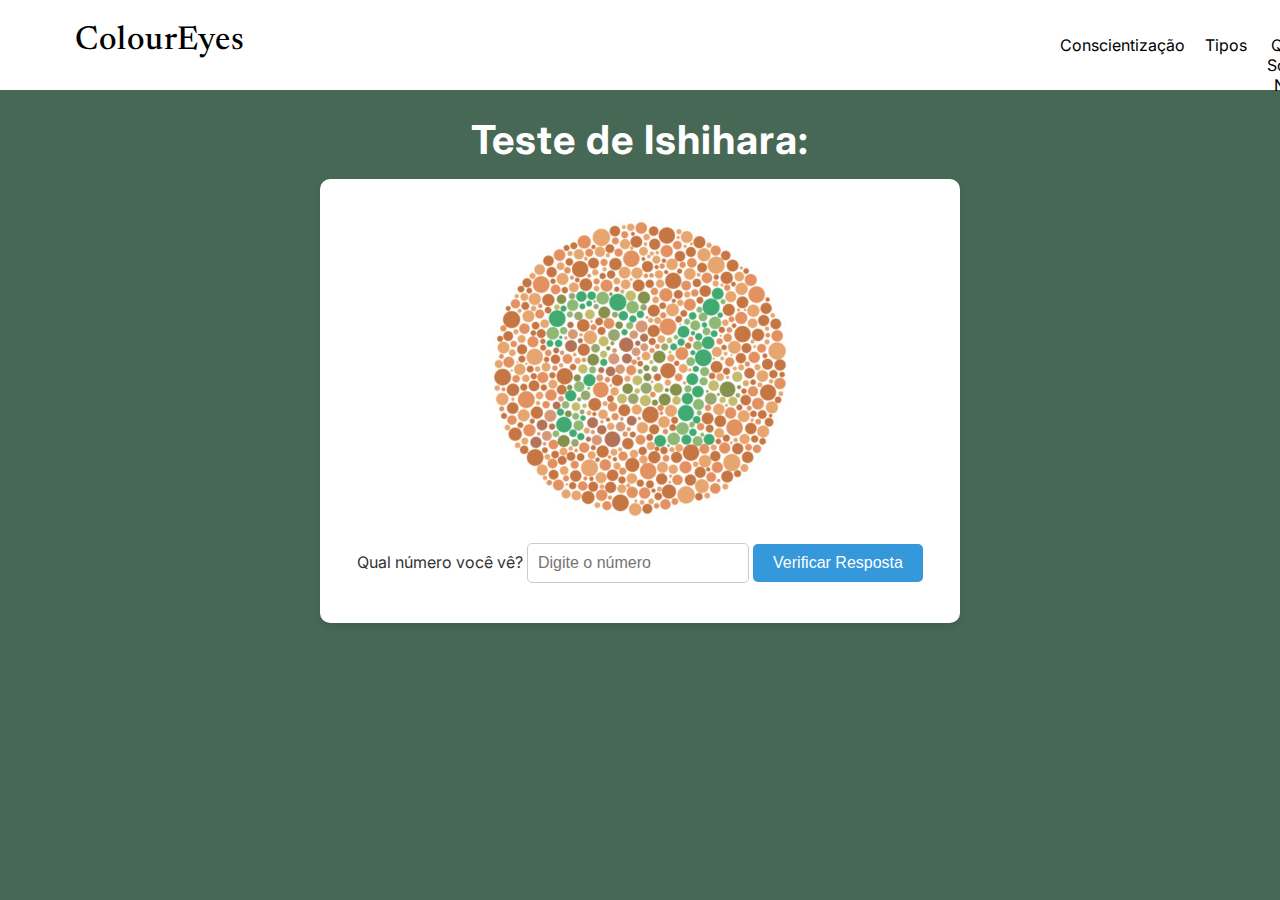
<file: HTML/Quiz.html>
<!DOCTYPE html>
<html lang="en">
<head>
    <meta charset="UTF-8">
    <meta name="viewport" content="width=device-width, initial-scale=1.0">
    <title>ColourEyes</title>
    <link rel="stylesheet" href="../CSS/Quiz/Quiz-nav.css">
    <link rel="shortcut icon" href="../Img/Icons/icons8-vision-color-96.png" type="image/x-icon"> 
    <link rel="stylesheet" href="../CSS/Quiz/Quiz.css"> 
</head>

<body>
    <nav class="navbar">
        <h1 class="Page-Tittle">
            <a href="./index.html" class="Page-link">ColourEyes</a>
        </h1>
        <ul>
            <li><a href="./nav-pages/conscientização.html" class="HyperLink">Conscientização</a></li>
            <li><a href="./nav-pages/tipos.html" class="HyperLink">Tipos</a></li>
            <li><a href="./nav-pages/quemsomos.html" class="HyperLink">Quem Somos Nós?</a></li>
            <li><a href="./nav-pages/FAQ.html" class="HyperLink">FAQ</a></li>
        </ul>
    </nav>

    <h1>Teste de Ishihara:</h1>
<div class="quiz-container" id="quiz-container">
    <img id="img-teste" src="../Img/Ishihara_num74.png" alt="Teste 1"/>
    <br>
    <label for="answer">Qual número você vê?</label>
    <input type="text" id="answer" placeholder="Digite o número">
    <button id="bt1" style="width: 170px;" onclick="checkAnswer()">Verificar Resposta</button>
    <div class="result" id="result-container"></div>
</div>

<div id="popup" class="popup">
    <div class="popup-content">
        <span class="close" onclick="closePopup()">×</span>
        <h2 id="popup-title">Resultado:</h2>
        <p id="popup-text"></p>
    </div>
</div>
</body>
     
<script src="../JS/quiz.js"></script>
</html>
</file>
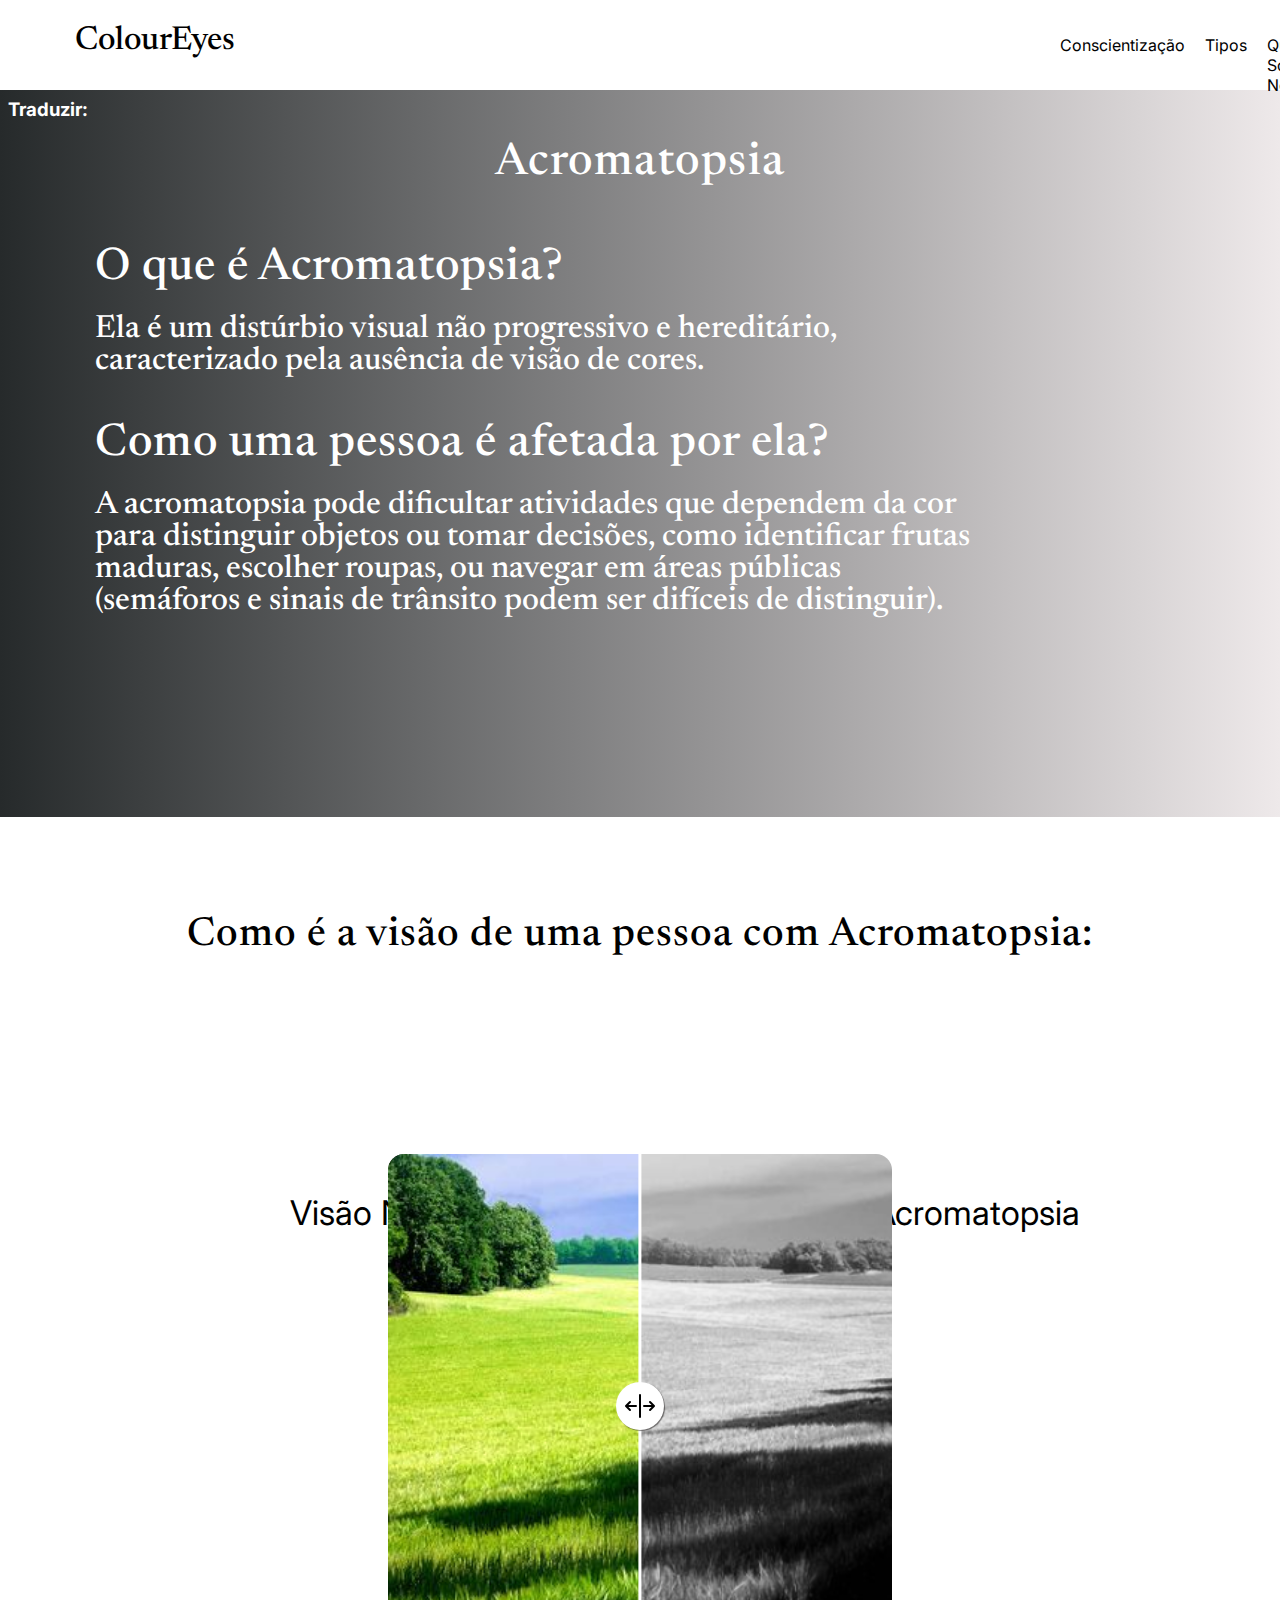
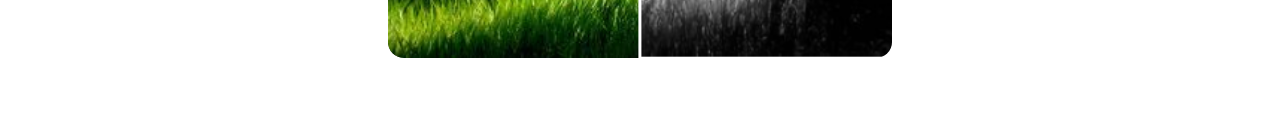
<file: HTML/card-pages/Acromatopsia.html>
<!DOCTYPE html>
<html lang="en">
<head>
    <meta charset="UTF-8">
    <meta name="viewport" content="width=device-width, initial-scale=1.0">
    <title>ColourEyes</title>
    <link rel="stylesheet" href="../../CSS/Cards-Pags/cards.css">
    <link rel="shortcut icon" href="../../Img/Icons/icons8-vision-color-96.png" type="image/x-icon"> 
</head>
<body>

    <script src="../../JS/card.js" defer></script>
    <style>
        body {
            background: linear-gradient(to right, #262a2b, #eee9ea);
        }
    </style>
    <nav class="navbar">
        <h1 class="Page-Tittle">
            <a href="../index.html" class="Page-link">ColourEyes</a>
        </h1>
        <ul>
            <li><a href="../nav-pages/conscientização.html" class="HyperLink">Conscientização</a></li>
            <li><a href="../nav-pages/tipos.html" class="HyperLink">Tipos</a></li>
            <li><a href="../nav-pages/quemsomos.html" class="HyperLink">Quem Somos Nós?</a></li>
            <li><a href="../nav-pages/FAQ.html" class="HyperLink">FAQ</a></li>
        </ul>
    </nav>
    <h3 style="color: white; margin: 8px; font-family: Inter, sans-serif;">Traduzir:</h3>    
<div id="google_translate_element"></div>

<script type="text/javascript">
function googleTranslateElementInit() {
  new google.translate.TranslateElement({pageLanguage: 'pt-br'}, 'google_translate_element');
}
</script>

<script type="text/javascript" src="//translate.google.com/translate_a/element.js?cb=googleTranslateElementInit"></script>
</div>
    
    <h1 class="Page-tittle">Acromatopsia</h1>
    <div class="body-text-container">
        <h1 class="body-text content-tittle">O que é Acromatopsia?</h1>
            <h4 class="body-text content-text">Ela é um distúrbio visual não progressivo e hereditário,<br> caracterizado pela ausência de visão de cores.</h4>
            <h1 class="body-text content-tittle">Como uma pessoa é afetada por ela?</h1>
        <h4 class="body-text content-text">A acromatopsia pode dificultar atividades que dependem da cor<br> para distinguir objetos ou tomar decisões, como identificar frutas<br> maduras, escolher roupas, ou navegar em áreas públicas<br> (semáforos e sinais de trânsito podem ser difíceis de distinguir).</h4>
    </div>
    <div class="white-section">
        <h1 class="white-tittle">Como é a visão de uma pessoa com Acromatopsia:</h1>
        <h4 class="white-text"></h4>
        <h1 class="white-sidetext text-left">Visão Normal</h1>
        <h1 class="white-sidetext text-right">Visão Acromatopsia</h1> 
        <div class="container">
            <input type="range" class="image-slider" min="0" max="100" value="50">
            <div class="slider-line"></div>
            <div class="slider-button" aria-hidden="true">
                <svg xmlns="http://www.w3.org/2000/svg" width="32" height="32" fill="color" viewBox="0 0 256 256"><path d="M136,40V216a8,8,0,0,1-16,0V40a8,8,0,0,1,16,0ZM96,120H35.31l18.35-18.34A8,8,0,0,0,42.34,90.34l-32,32a8,8,0,0,0,0,11.32l32,32a8,8,0,0,0,11.32-11.32L35.31,136H96a8,8,0,0,0,0-16Zm149.66,2.34-32-32a8,8,0,0,0-11.32,11.32L220.69,120H160a8,8,0,0,0,0,16h60.69l-18.35,18.34a8,8,0,0,0,11.32,11.32l32-32A8,8,0,0,0,245.66,122.34Z"></path></svg>
            </div>
            <div class="image-container">
                <img class="image-default slider-image" src="../../Img/slider-images/Default.jpg" alt="">
                <img class="image-colorblind slider-image" src="../../Img/slider-images/Acromatopsia.png" alt="">
            </div>
        </div>
    </div>
</body>
</html>
</file>
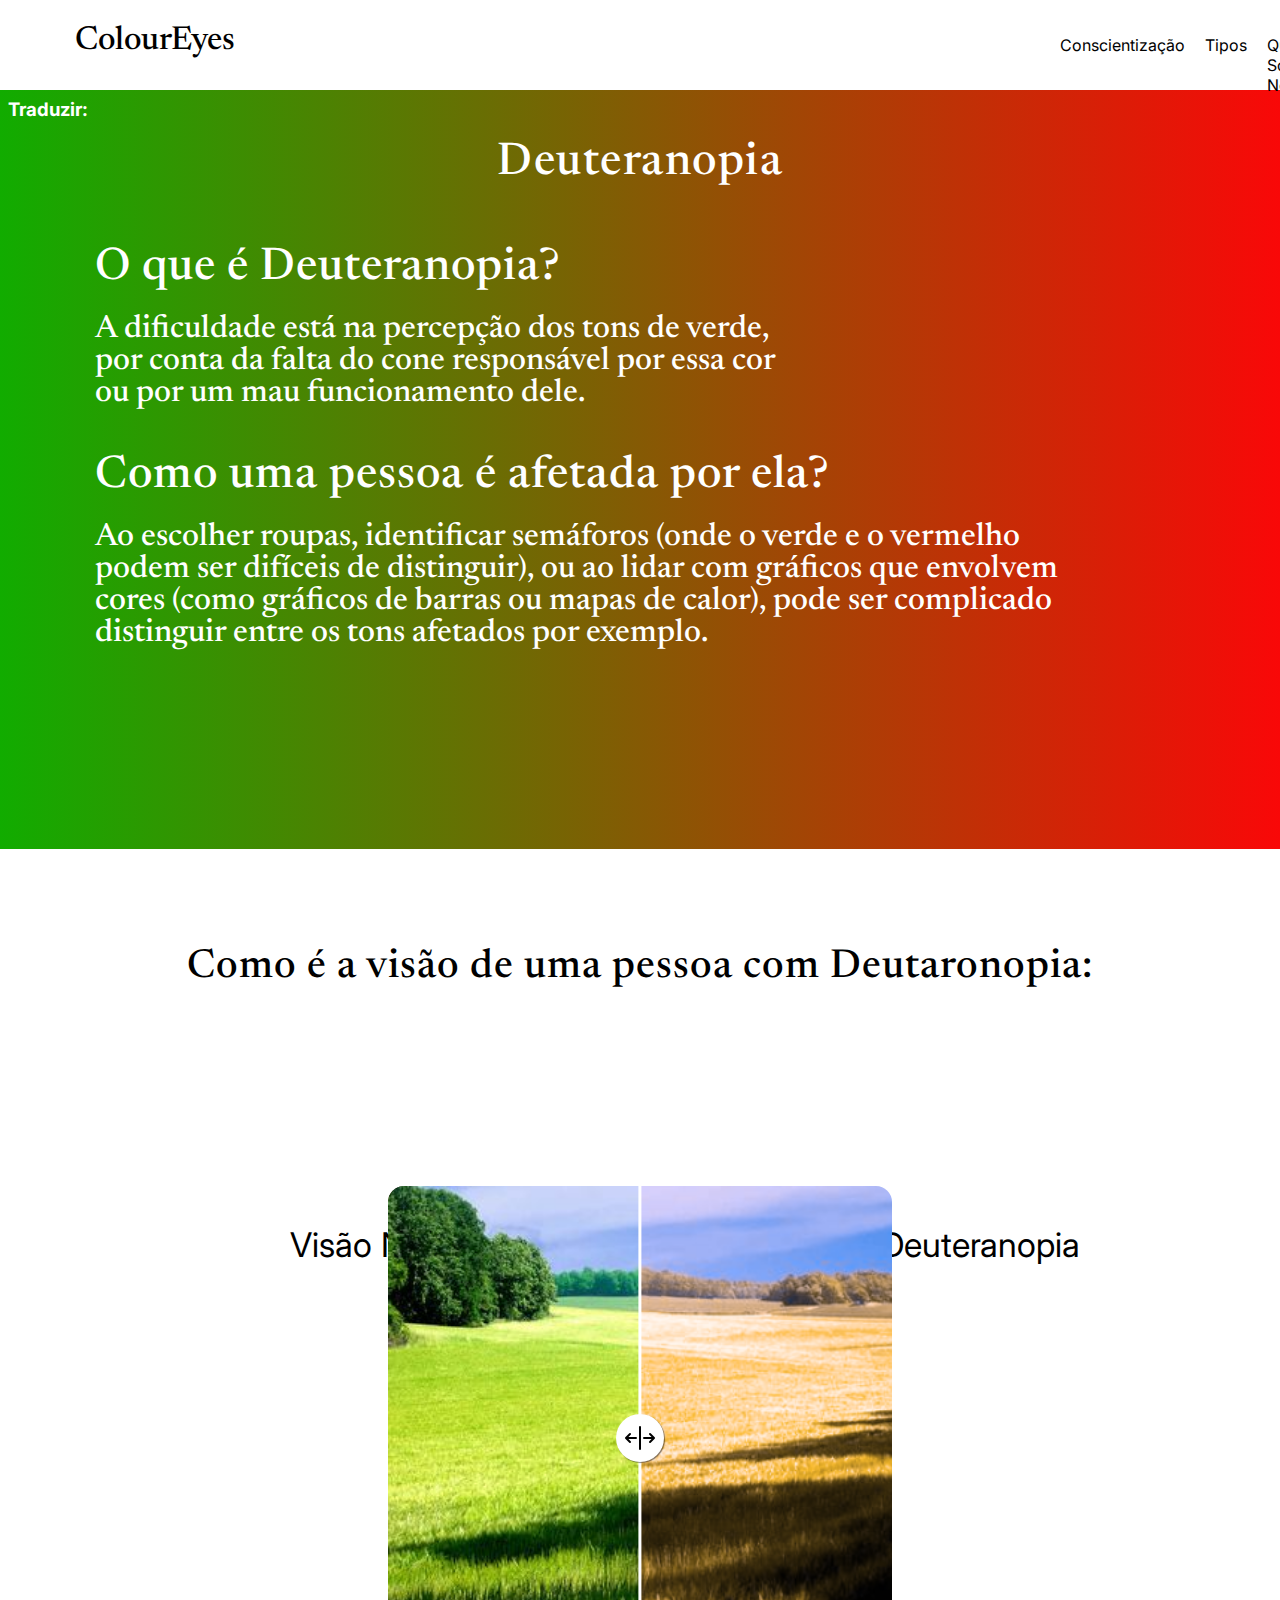
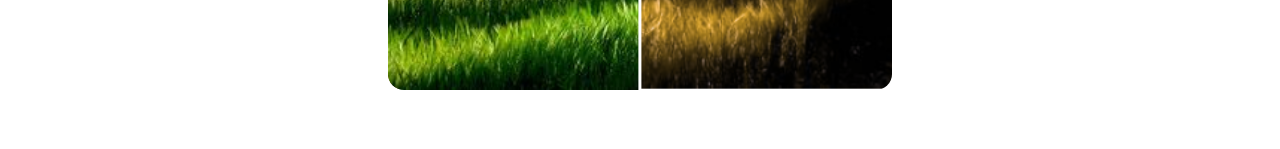
<file: HTML/card-pages/Deutaronopia.html>
<!DOCTYPE html>
<html lang="en">
<head>
    <meta charset="UTF-8">
    <meta name="viewport" content="width=device-width, initial-scale=1.0">
    <title>ColourEyes</title>
    <link rel="stylesheet" href="../../CSS/Cards-Pags/cards.css">
    <link rel="shortcut icon" href="../../Img/Icons/icons8-vision-color-96.png" type="image/x-icon">  
</head>
<body>

    <script src="../../JS/card.js" defer></script>
    <style>
        body {
            background: linear-gradient(to right, #11ac00, #f90808);
        }
    </style>
    <nav class="navbar">
        <h1 class="Page-Tittle">
            <a href="../index.html" class="Page-link">ColourEyes</a>
        </h1>
        <ul>
            <li><a href="../nav-pages/conscientização.html" class="HyperLink">Conscientização</a></li>
            <li><a href="../nav-pages/tipos.html" class="HyperLink">Tipos</a></li>
            <li><a href="../nav-pages/quemsomos.html" class="HyperLink">Quem Somos Nós?</a></li>
            <li><a href="../nav-pages/FAQ.html" class="HyperLink">FAQ</a></li>
        </ul>
    </nav>
    <h3 style="color: white; margin: 8px; font-family: Inter, sans-serif;">Traduzir:</h3>    
<div id="google_translate_element"></div>

<script type="text/javascript">
function googleTranslateElementInit() {
  new google.translate.TranslateElement({pageLanguage: 'pt-br'}, 'google_translate_element');
}
</script>

<script type="text/javascript" src="//translate.google.com/translate_a/element.js?cb=googleTranslateElementInit"></script>
</div>

    <h1 class="Page-tittle">Deuteranopia</h1>
    <div class="body-text-container">
        <h1 class="body-text content-tittle">O que é Deuteranopia?</h1>
        <h4 class="body-text content-text">A dificuldade está na percepção dos tons de verde,<br> por conta da falta do cone responsável por essa cor <br>ou por um mau funcionamento dele.</h4>
        <h1 class="body-text content-tittle">Como uma pessoa é afetada por ela?</h1>
        <h4 class="body-text content-text">Ao escolher roupas, identificar semáforos (onde o verde e o vermelho <br> podem ser difíceis de distinguir), ou ao lidar com gráficos que envolvem <br>cores (como gráficos de barras ou mapas de calor), pode ser complicado <br>distinguir entre os tons afetados por exemplo.</h4>
    </div>
    <div class="white-section">
        <h1 class="white-tittle">Como é a visão de uma pessoa com Deutaronopia:</h1>
        <h4 class="white-text"></h4>
        <h1 class="white-sidetext text-left">Visão Normal</h1>
        <h1 class="white-sidetext text-right">Visão Deuteranopia</h1> 
        <div class="container">
            <input type="range" class="image-slider" min="0" max="100" value="50">
            <div class="slider-line"></div>
            <div class="slider-button" aria-hidden="true">
                <svg xmlns="http://www.w3.org/2000/svg" width="32" height="32" fill="color" viewBox="0 0 256 256"><path d="M136,40V216a8,8,0,0,1-16,0V40a8,8,0,0,1,16,0ZM96,120H35.31l18.35-18.34A8,8,0,0,0,42.34,90.34l-32,32a8,8,0,0,0,0,11.32l32,32a8,8,0,0,0,11.32-11.32L35.31,136H96a8,8,0,0,0,0-16Zm149.66,2.34-32-32a8,8,0,0,0-11.32,11.32L220.69,120H160a8,8,0,0,0,0,16h60.69l-18.35,18.34a8,8,0,0,0,11.32,11.32l32-32A8,8,0,0,0,245.66,122.34Z"></path></svg>
            </div>
            <div class="image-container">
                <img class="image-default slider-image" src="../../Img/slider-images/Default.jpg" alt="">
                <img class="image-colorblind slider-image" src="../../Img/slider-images/Deuteranopia.png" alt="">
            </div>
        </div>
    </div>  
</body>
</html>
</file>
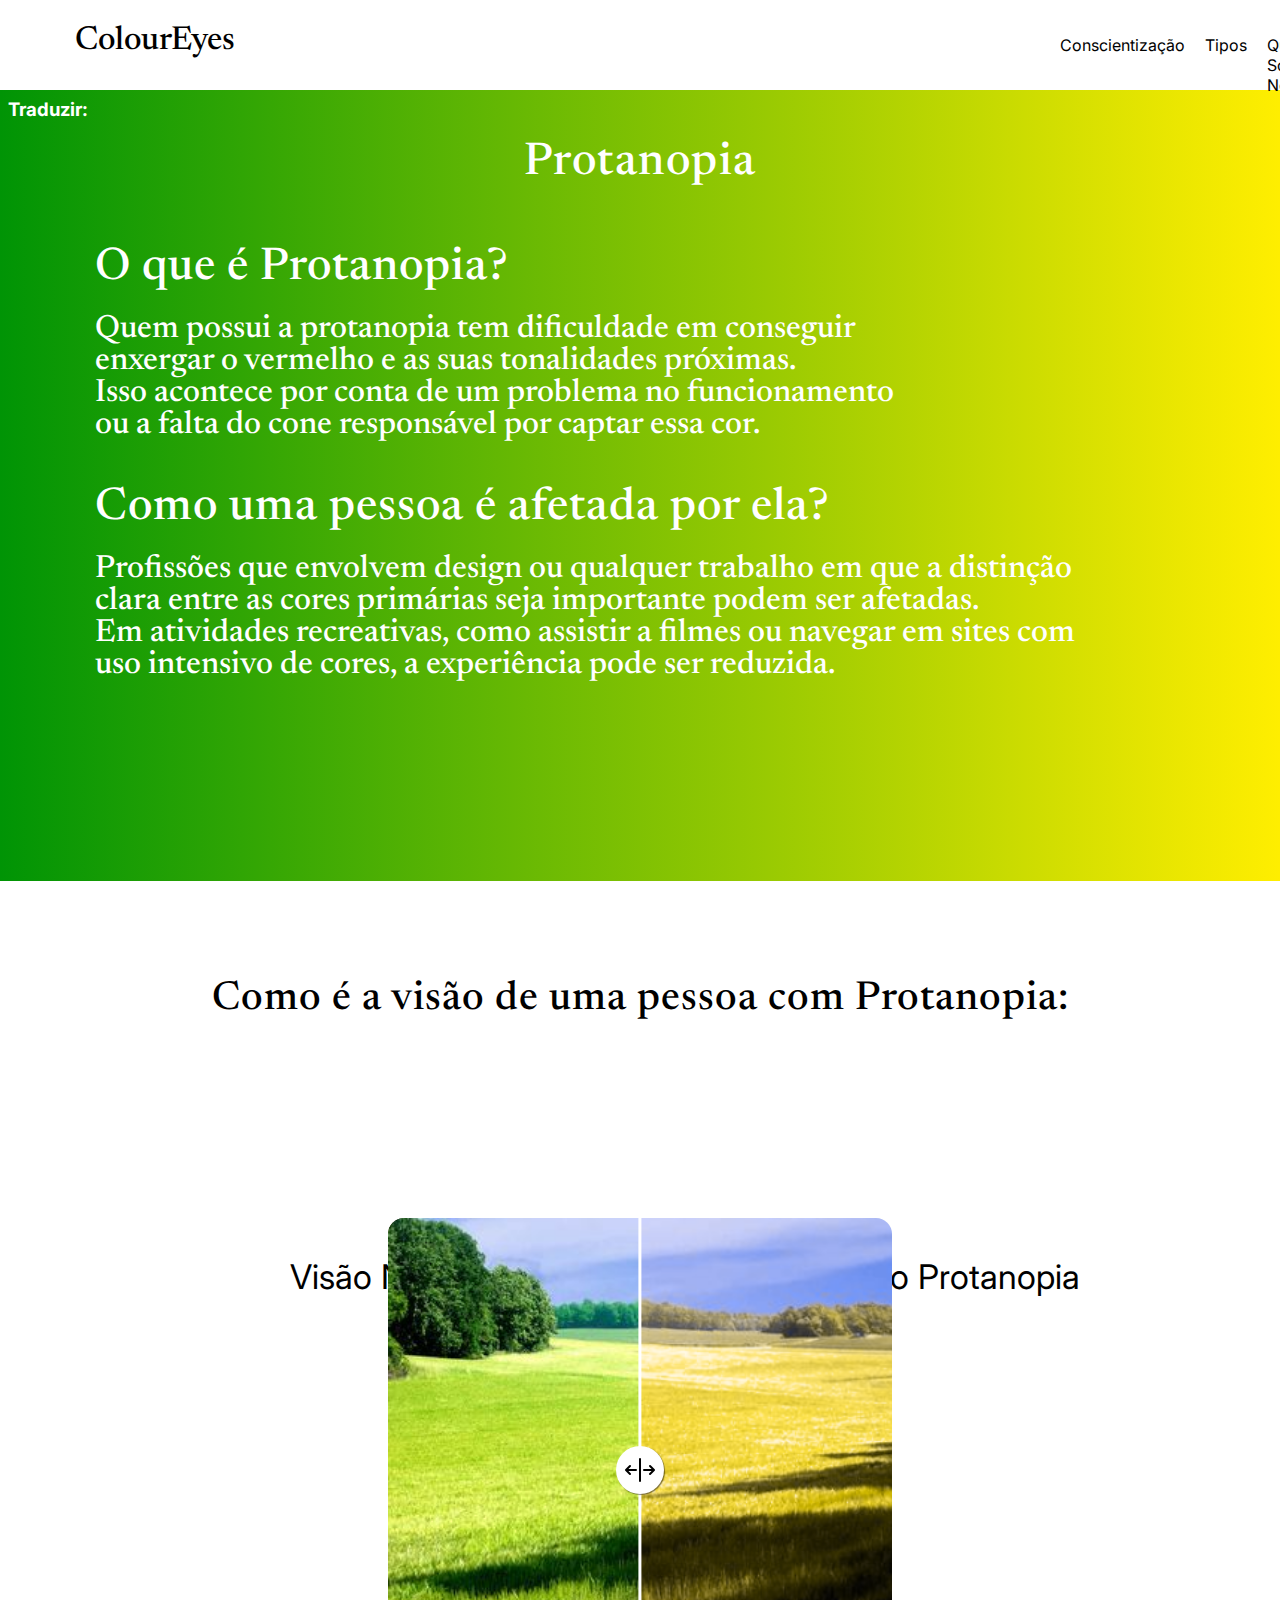
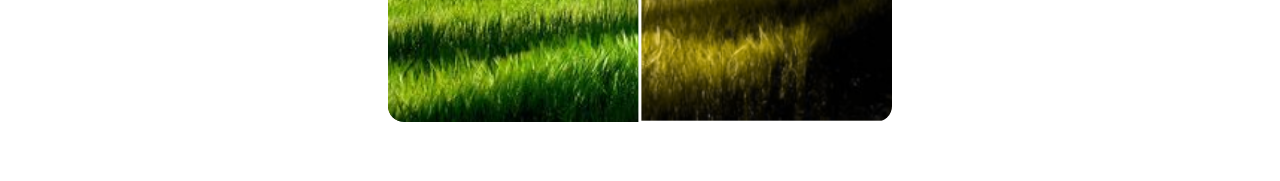
<file: HTML/card-pages/Protanopia.html>
<!DOCTYPE html>
<html lang="en">
<head>
    <meta charset="UTF-8">
    <meta name="viewport" content="width=device-width, initial-scale=1.0">
    <title>ColourEyes</title>
    <link rel="stylesheet" href="../../CSS/Cards-Pags/cards.css">
    <link rel="shortcut icon" href="../../Img/Icons/icons8-vision-color-96.png" type="image/x-icon">  
</head>
<body>
    
    <script src="../../JS/card.js" defer></script>
    <style>
        body {
            background: linear-gradient(to right, #009405, #ffee00);
        }
    </style>
    <nav class="navbar">
        <h1 class="Page-Tittle">
            <a href="../index.html" class="Page-link">ColourEyes</a>
        </h1>
        <ul>
            <li><a href="../nav-pages/conscientização.html" class="HyperLink">Conscientização</a></li>
            <li><a href="../nav-pages/tipos.html" class="HyperLink">Tipos</a></li>
            <li><a href="../nav-pages/quemsomos.html" class="HyperLink">Quem Somos Nós?</a></li>
            <li><a href="../nav-pages/FAQ.html" class="HyperLink">FAQ</a></li>
        </ul>
    </nav>
    <h3 style="color: white; margin: 8px; font-family: Inter, sans-serif;">Traduzir:</h3>    
<div id="google_translate_element"></div>

<script type="text/javascript">
function googleTranslateElementInit() {
  new google.translate.TranslateElement({pageLanguage: 'pt-br'}, 'google_translate_element');
}
</script>

<script type="text/javascript" src="//translate.google.com/translate_a/element.js?cb=googleTranslateElementInit"></script>
</div>

    <h1 class="Page-tittle">Protanopia</h1>
    <div class="body-text-container">
        <h1 class="body-text content-tittle">O que é Protanopia?</h1>
        <h4 class="body-text content-text">Quem possui a protanopia tem dificuldade em conseguir <br>enxergar o vermelho e as suas tonalidades próximas. <br>Isso acontece por conta de um problema no funcionamento <br>ou a falta do cone responsável por captar essa cor.</h4>
        <h1 class="body-text content-tittle">Como uma pessoa é afetada por ela?</h1>
        <h4 class="body-text content-text">Profissões que envolvem design ou qualquer trabalho em que a distinção<br> clara entre as cores primárias seja importante podem ser afetadas.<br> Em atividades recreativas, como assistir a filmes ou navegar em sites com <br>uso intensivo de cores, a experiência pode ser reduzida.</h4>
    </div>
    <div class="white-section">
        <h1 class="white-tittle">Como é a visão de uma pessoa com Protanopia:</h1>
        <h4 class="white-text"></h4>
        <h1 class="white-sidetext text-left">Visão Normal</h1>
        <h1 class="white-sidetext text-right">Visão Protanopia</h1> 
        <div class="container">
            <input type="range" class="image-slider" min="0" max="100" value="50">
            <div class="slider-line"></div>
            <div class="slider-button" aria-hidden="true">
                <svg xmlns="http://www.w3.org/2000/svg" width="32" height="32" fill="color" viewBox="0 0 256 256"><path d="M136,40V216a8,8,0,0,1-16,0V40a8,8,0,0,1,16,0ZM96,120H35.31l18.35-18.34A8,8,0,0,0,42.34,90.34l-32,32a8,8,0,0,0,0,11.32l32,32a8,8,0,0,0,11.32-11.32L35.31,136H96a8,8,0,0,0,0-16Zm149.66,2.34-32-32a8,8,0,0,0-11.32,11.32L220.69,120H160a8,8,0,0,0,0,16h60.69l-18.35,18.34a8,8,0,0,0,11.32,11.32l32-32A8,8,0,0,0,245.66,122.34Z"></path></svg>
            </div>
            <div class="image-container">
                <img class="image-default slider-image" src="../../Img/slider-images/Default.jpg" alt="">
                <img class="image-colorblind slider-image" src="../../Img/slider-images/Protanopia.png" alt="">
            </div>
        </div>
    </div>
</body>
</html>
</file>
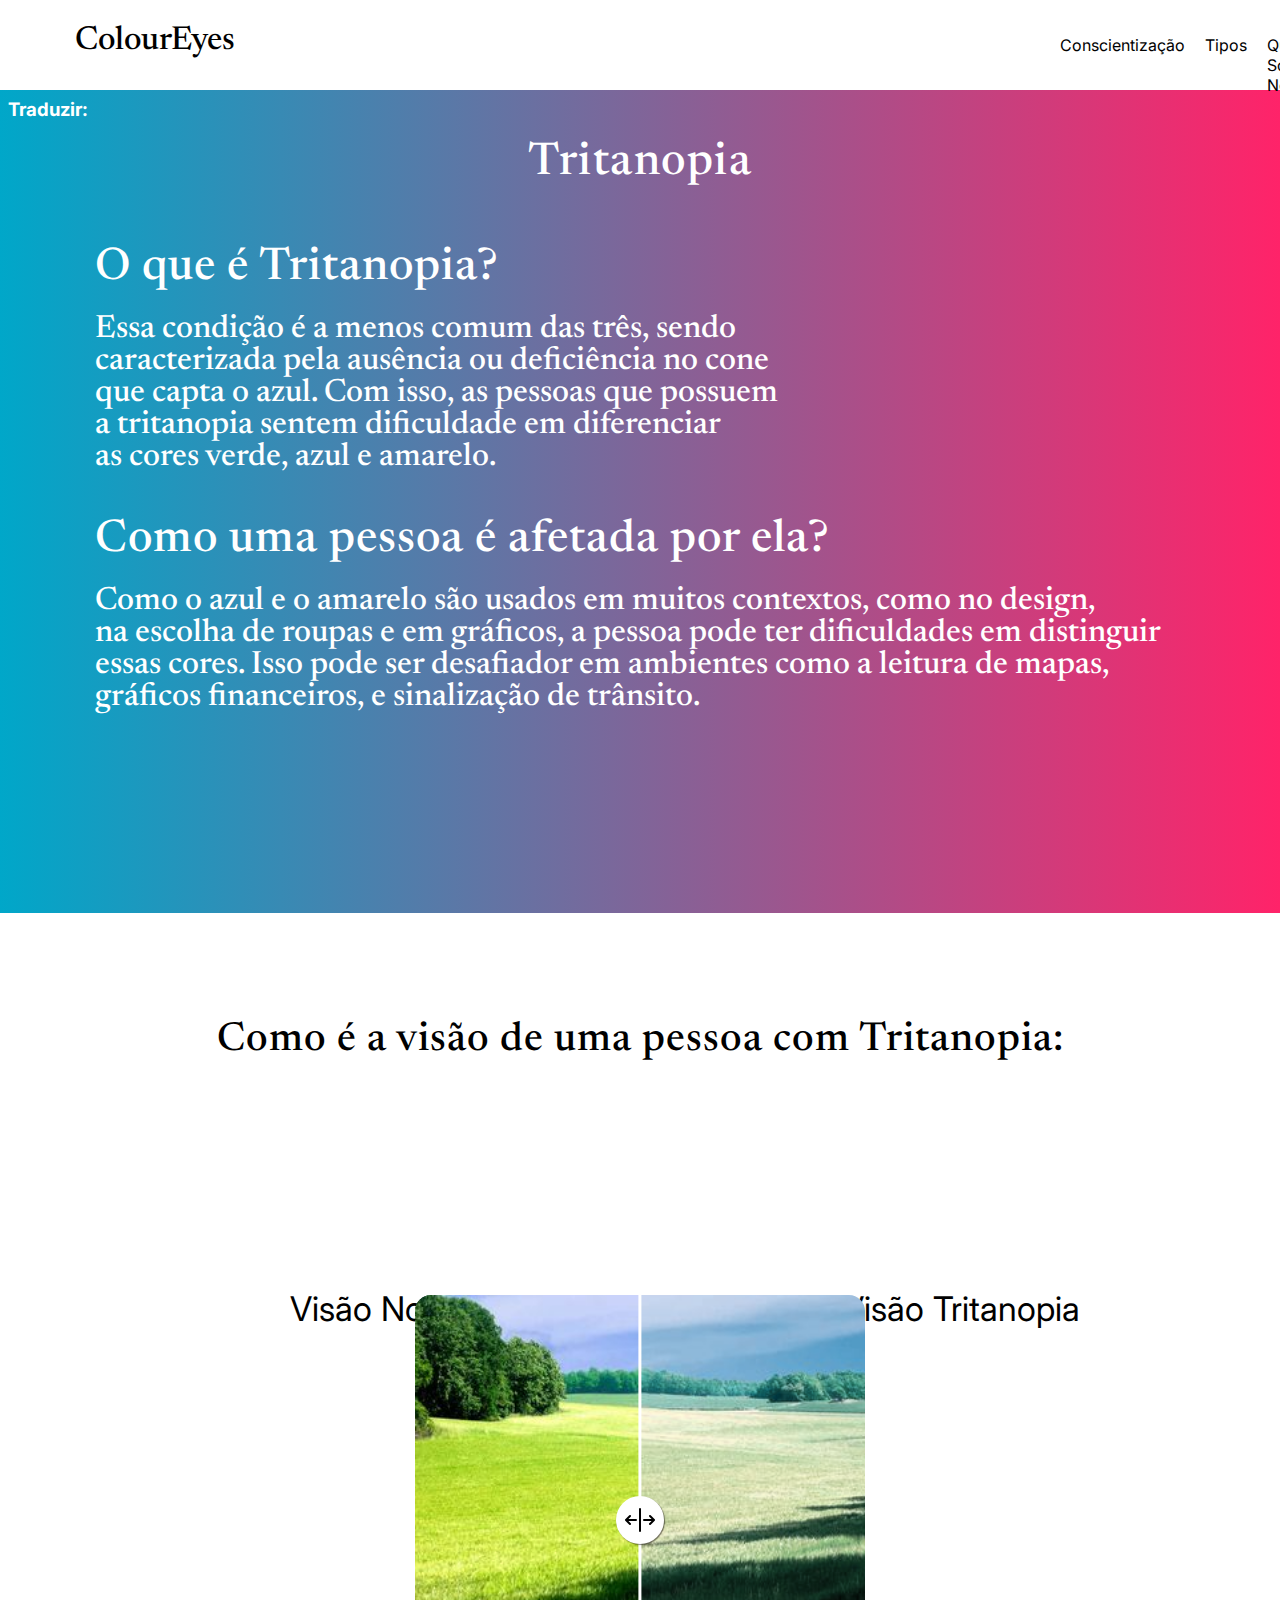
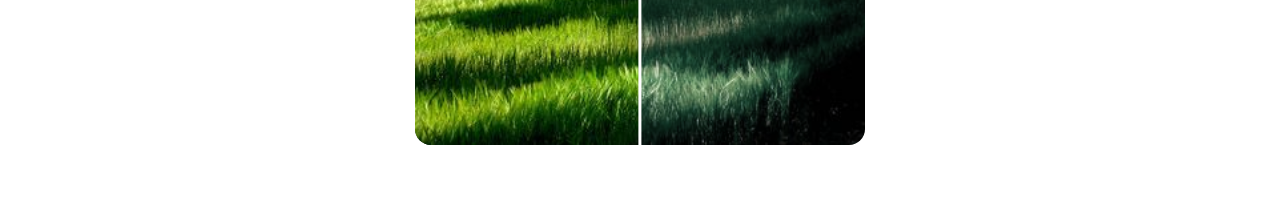
<file: HTML/card-pages/Tritanopia.html>
<!DOCTYPE html>
<html lang="en">
<head>
    <meta charset="UTF-8">
    <meta name="viewport" content="width=device-width, initial-scale=1.0">
    <title>ColourEyes</title>
    <link rel="stylesheet" href="../../CSS/Cards-Pags/cards.css">
    <link rel="shortcut icon" href="../../Img/Icons/icons8-vision-color-96.png" type="image/x-icon">  
</head>
<body>
    
    <script src="../../JS/card.js" defer></script>
    <style>
        body {
            background: linear-gradient(to right, #00a7c9, #ff2369);
        }
    </style>
    <nav class="navbar">
        <h1 class="Page-Tittle">
            <a href="../index.html" class="Page-link">ColourEyes</a>
        </h1>
        <ul>
            <li><a href="../nav-pages/conscientização.html" class="HyperLink">Conscientização</a></li>
            <li><a href="../nav-pages/tipos.html" class="HyperLink">Tipos</a></li>
            <li><a href="../nav-pages/quemsomos.html" class="HyperLink">Quem Somos Nós?</a></li>
            <li><a href="../nav-pages/FAQ.html" class="HyperLink">FAQ</a></li>
        </ul>
    </nav>
    <h3 style="color: white; margin: 8px; font-family: Inter, sans-serif;">Traduzir:</h3>    
<div id="google_translate_element"></div>

<script type="text/javascript">
function googleTranslateElementInit() {
  new google.translate.TranslateElement({pageLanguage: 'pt-br'}, 'google_translate_element');
}
</script>

<script type="text/javascript" src="//translate.google.com/translate_a/element.js?cb=googleTranslateElementInit"></script>
</div>

    <h1 class="Page-tittle">Tritanopia</h1>
    <div class="body-text-container">
        <h1 class="body-text content-tittle">O que é Tritanopia?</h1>
        <h4 class="body-text content-text">Essa condição é a menos comum das três, sendo <br>caracterizada pela ausência ou deficiência no cone <br>que capta o azul. Com isso, as pessoas que possuem <br>a tritanopia sentem dificuldade em diferenciar <br>as cores verde, azul e amarelo.</h4>
        <h1 class="body-text content-tittle">Como uma pessoa é afetada por ela?</h1>
        <h4 class="body-text content-text"> Como o azul e o amarelo são usados em muitos contextos, como no design,<br> na escolha de roupas e em gráficos, a pessoa pode ter dificuldades em distinguir <br>essas cores. Isso pode ser desafiador em ambientes como a leitura de mapas,<br> gráficos financeiros, e sinalização de trânsito.</h4>
    </div>
    <div class="white-section">
        <h1 class="white-tittle">Como é a visão de uma pessoa com Tritanopia:</h1>
        <h4 class="white-text"></h4>
        <h1 class="white-sidetext text-left">Visão Normal</h1>
        <h1 class="white-sidetext text-right">Visão Tritanopia</h1> 
        <div class="container">
            <input type="range" class="image-slider" min="0" max="100" value="50">
            <div class="slider-line"></div>
            <div class="slider-button" aria-hidden="true">
                <svg xmlns="http://www.w3.org/2000/svg" width="32" height="32" fill="color" viewBox="0 0 256 256"><path d="M136,40V216a8,8,0,0,1-16,0V40a8,8,0,0,1,16,0ZM96,120H35.31l18.35-18.34A8,8,0,0,0,42.34,90.34l-32,32a8,8,0,0,0,0,11.32l32,32a8,8,0,0,0,11.32-11.32L35.31,136H96a8,8,0,0,0,0-16Zm149.66,2.34-32-32a8,8,0,0,0-11.32,11.32L220.69,120H160a8,8,0,0,0,0,16h60.69l-18.35,18.34a8,8,0,0,0,11.32,11.32l32-32A8,8,0,0,0,245.66,122.34Z"></path></svg>
            </div>
            <div class="image-container">
                <img class="image-default slider-image" src="../../Img/slider-images/Default.jpg" alt="">
                <img class="image-colorblind slider-image" src="../../Img/slider-images/Tritanopia.jpg" alt="">
            </div>
        </div>
    </div>
</body>
</html>
</file>
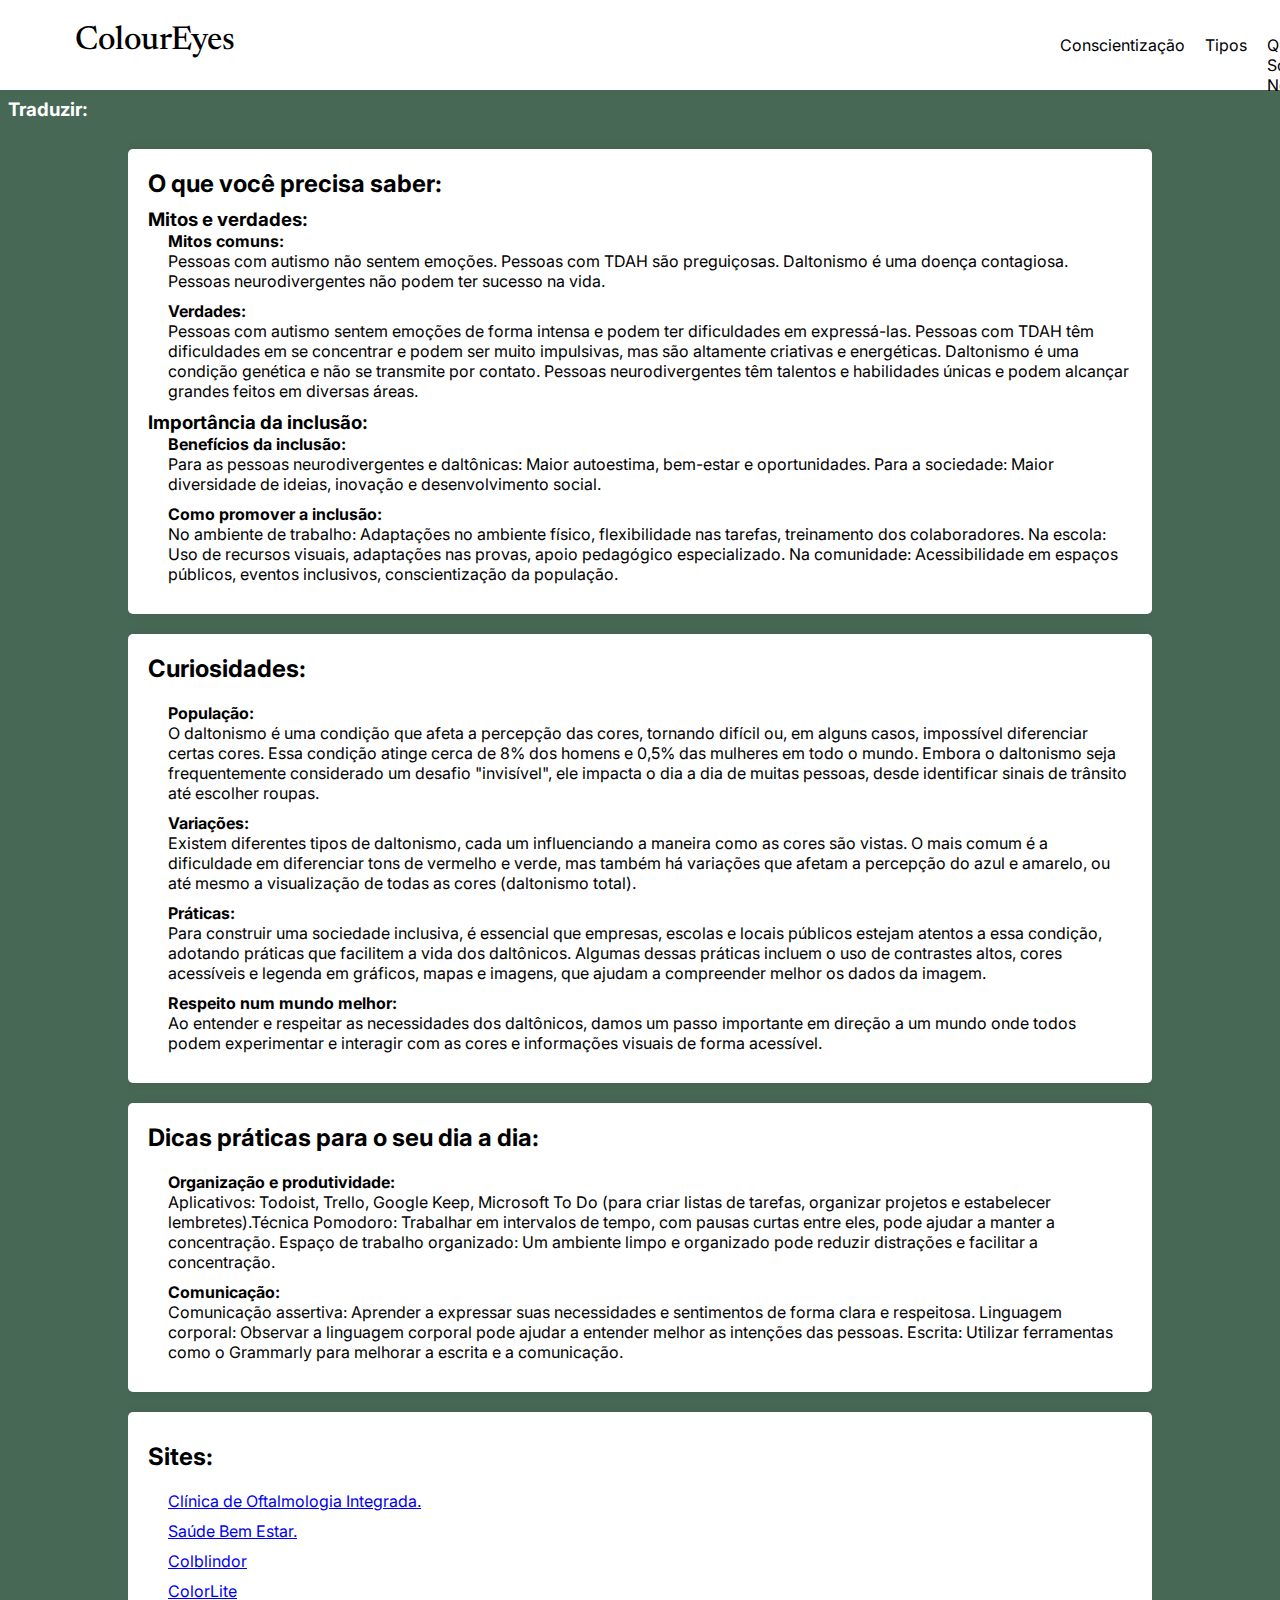
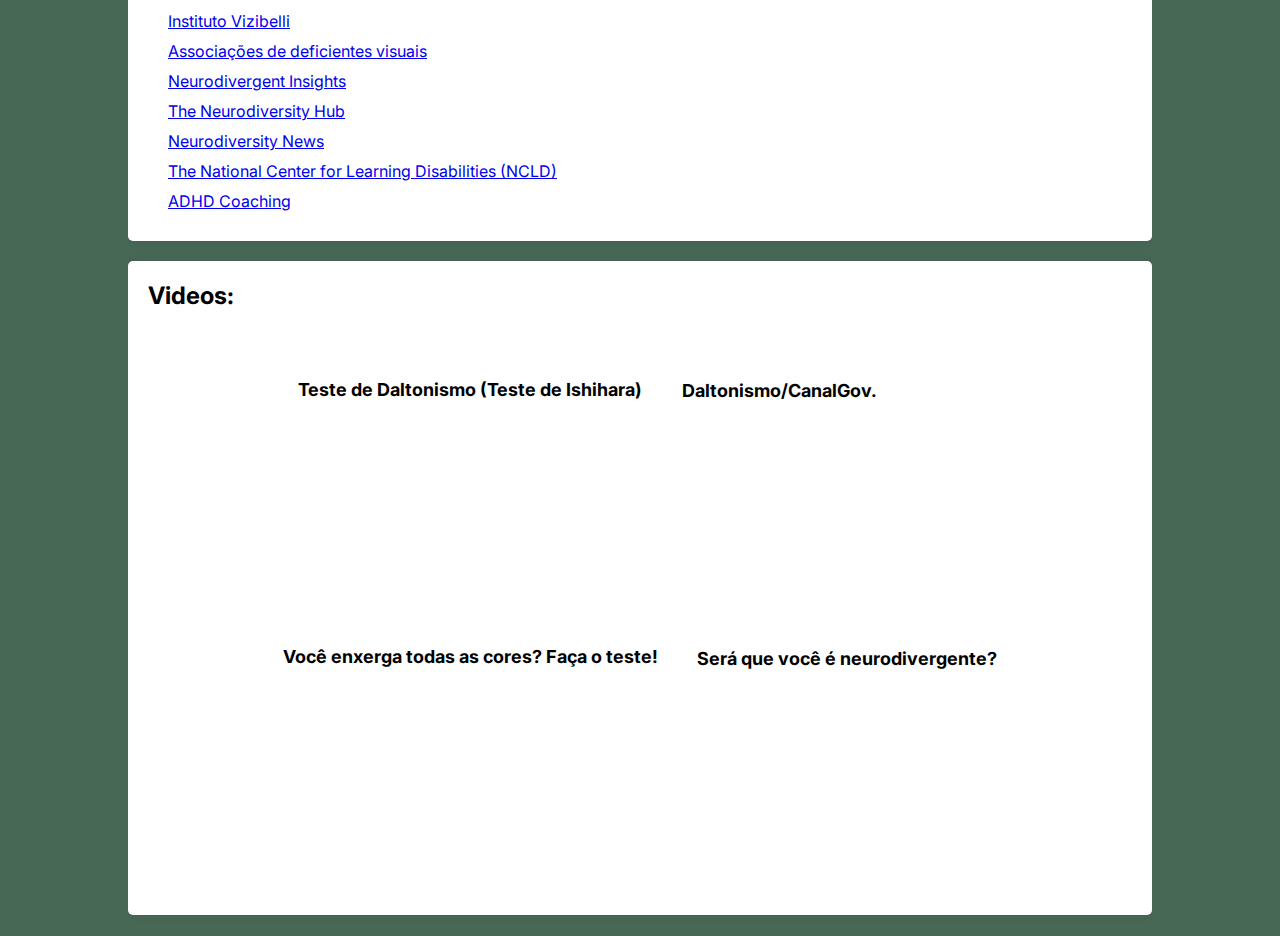
<file: HTML/nav-pages/conscientização.html>
<!DOCTYPE html>
<html lang="en">
<head>
    <meta charset="UTF-8">
    <meta name="viewport" content="width=device-width, initial-scale=1.0">
    <title>ColourEyes</title>
    <link rel="stylesheet" href="../../CSS/FAQ/style.css">
    <link rel="stylesheet" href="../../CSS/Nav-Pags/style.css">
    <link rel="shortcut icon" href="../../Img/Icons/icons8-vision-color-96.png" type="image/x-icon">
</head>
<body>
    <nav class="navbar">
        <h1 class="Page-Tittle">
            <a href="../index.html" class="Page-link">ColourEyes</a>
        </h1>
        <ul>
            <li><a href="./conscientização.html" class="HyperLink">Conscientização</a></li>
            <li><a href="./tipos.html" class="HyperLink">Tipos</a></li>
            <li><a href="./quemsomos.html" class="HyperLink">Quem Somos Nós?</a></li>
            <li><a href="./FAQ.html" class="HyperLink">FAQ</a></li>
        </ul>
    </nav>
    <h3 style="color: white; margin: 8px; font-family: Inter, sans-serif;">Traduzir:</h3>    
<div id="google_translate_element"></div>

<script type="text/javascript">
function googleTranslateElementInit() {
  new google.translate.TranslateElement({pageLanguage: 'pt-br'}, 'google_translate_element');
}
</script>

<script type="text/javascript" src="//translate.google.com/translate_a/element.js?cb=googleTranslateElementInit"></script>
</div>
    <div class="container">
        <div class="faq">
            <h2>O que você precisa saber:</h2>
            <dl>
                <dt><h3>Mitos e verdades:</h3></dt>
                <dd><h4>Mitos comuns:</h4><p></p>Pessoas com autismo não sentem emoções.
                    Pessoas com TDAH são preguiçosas.
                    Daltonismo é uma doença contagiosa.
                    Pessoas neurodivergentes não podem ter sucesso na vida.</dd>
                <dd><h4>Verdades:</h4><p></p>Pessoas com autismo sentem emoções de forma intensa e podem ter dificuldades em expressá-las.
                    Pessoas com TDAH têm dificuldades em se concentrar e podem ser muito impulsivas, mas são altamente criativas e energéticas.
                    Daltonismo é uma condição genética e não se transmite por contato.
                    Pessoas neurodivergentes têm talentos e habilidades únicas e podem alcançar grandes feitos em diversas áreas.</dd>
                
                <dt><h3>Importância da inclusão:</h3></dt>
                <dd><h4>Benefícios da inclusão:</h4><p></p>Para as pessoas neurodivergentes e daltônicas: Maior autoestima, bem-estar e oportunidades. Para a sociedade: Maior diversidade de ideias, inovação e desenvolvimento social.</dd>
                <dd><h4>Como promover a inclusão:</h4><p></p>No ambiente de trabalho: Adaptações no ambiente físico, flexibilidade nas tarefas, treinamento dos colaboradores. Na escola: Uso de recursos visuais, adaptações nas provas, apoio pedagógico especializado. Na comunidade: Acessibilidade em espaços públicos, eventos inclusivos, conscientização da população.</dd>
            </dl>
        </div>
        <p></p>
        <div class="neuro">
            <h2>Curiosidades:</h2>
            <br>
            <dl>
                <dd><h4>População:</h4><p></p>O daltonismo é uma condição que afeta a percepção das cores, tornando difícil ou, em alguns casos, impossível diferenciar certas cores. Essa condição atinge cerca de 8% dos homens e 0,5% das mulheres em todo o mundo. Embora o daltonismo seja frequentemente considerado um desafio "invisível", ele impacta o dia a dia de muitas pessoas, desde identificar sinais de trânsito até escolher roupas.</dd>
                <dd><h4>Variações:</h4><p></p>Existem diferentes tipos de daltonismo, cada um influenciando a maneira como as cores são vistas. O mais comum é a dificuldade em diferenciar tons de vermelho e verde, mas também há variações que afetam a percepção do azul e amarelo, ou até mesmo a visualização de todas as cores (daltonismo total).</dd>
                <dd><h4>Práticas:</h4><p></p>Para construir uma sociedade inclusiva, é essencial que empresas, escolas e locais públicos estejam atentos a essa condição, adotando práticas que facilitem a vida dos daltônicos. Algumas dessas práticas incluem o uso de contrastes altos, cores acessíveis e legenda em gráficos,  mapas e imagens, que ajudam a compreender melhor os dados da imagem.</dd>
                <dd><h4>Respeito num mundo melhor:</h4><p></p>Ao entender e respeitar as necessidades dos daltônicos, damos um passo importante em direção a um mundo onde todos podem experimentar e interagir com as cores e informações visuais de forma acessível.</dd>
            </dl>
        </div>
        <p></p>
        <div class="dalto">
            <h2>Dicas práticas para o seu dia a dia:</h2>
            <br>
            <dl>
                <dd><h4>Organização e produtividade:</h4><p></p>Aplicativos: Todoist, Trello, Google Keep, Microsoft To Do (para criar listas de tarefas, organizar projetos e estabelecer lembretes).Técnica Pomodoro: Trabalhar em intervalos de tempo, com pausas curtas entre eles, pode ajudar a manter a concentração. Espaço de trabalho organizado: Um ambiente limpo e organizado pode reduzir distrações e facilitar a concentração.</dd>
                <dd><h4>Comunicação:</h4><p></p>Comunicação assertiva: Aprender a expressar suas necessidades e sentimentos de forma clara e respeitosa. Linguagem corporal: Observar a linguagem corporal pode ajudar a entender melhor as intenções das pessoas. Escrita: Utilizar ferramentas como o Grammarly para melhorar a escrita e a comunicação.</dd>
            </dl>
        </div>
        
        <p></p>

        <div class="neuro">
            <dl>
               <dt><h2>Sites:</h2></dt>
               <br>

               <dd><a href="//coioftalmologia.com.br/exames-oftalmologicos/teste-de-ishihara-teste-de-senso-cromatico/">Clínica de Oftalmologia Integrada.</a></dd>
               <dd><a href="https://www.saudebemestar.pt/pt/clinica/oftalmologia/daltonismo/">Saúde Bem Estar.</a></dd>
               <dd><a href="https://www.color-blindness.com/">Colblindor</a></dd>
               <dd><a href="https://www.pt.colorlitelens.com/">ColorLite</a></dd>
               <dd><a href="https://www.vizibelli.com.br/">Instituto Vizibelli</a></dd>
               <dd><a href="https://aadv.com.br/">Associações de deficientes visuais</a></dd>
               <dd><a href="https://neurodivergentinsights.com/">Neurodivergent Insights</a></dd>
               <dd><a href="https://www.neurodiversityhub.org/">The Neurodiversity Hub</a></dd>
               <dd><a href="https://www.neurodiversitynews.com/">Neurodiversity News</a></dd>
               <dd><a href="https://www.ncld.org/">The National Center for Learning Disabilities (NCLD)</a></dd>
               <dd><a href="https://www.adhdcoachacademy.com/">ADHD Coaching</a></dd>
            </dl>
        </div>

                <p></p>
                
                <div class="dalto">
                    <h2>Videos:</h2>
                    <div class="vid-container1">
                        <section class="div-video">
                            <h4 class="vid-text">Teste de Daltonismo (Teste de Ishihara)</h1>
                            <iframe class="video" width="100%" height="189" src="https://www.youtube.com/embed/2FkYGo_VzOg?si=gAOoumlu-ZubZ472" title="YouTube video player" frameborder="0" allow="accelerometer; autoplay; clipboard-write; encrypted-media; gyroscope; picture-in-picture; web-share" referrerpolicy="strict-origin-when-cross-origin" allowfullscreen></iframe>
                        </section>
                        <section class="div-video">
                            <h4 class="vid-text">Daltonismo/CanalGov.</h1>
                            <iframe class="video" width="100%" height="189" src="https://www.youtube.com/embed/w9nayJLApAw" title="Daltonismo" frameborder="0" allow="accelerometer; autoplay; clipboard-write; encrypted-media; gyroscope; picture-in-picture; web-share" referrerpolicy="strict-origin-when-cross-origin" allowfullscreen></iframe>
                        </section>
                    </div>
                    <div class="vid-container2">
                        <section class="div-video">
                            <h4 class="vid-text">Você enxerga todas as cores? Faça o teste!</h1>
                            <iframe class="video" width="100%" height="189" src="https://www.youtube.com/embed/A7qGNzzqXA4" title="Você enxerga todas as cores? Faça o teste!" frameborder="0" allow="accelerometer; autoplay; clipboard-write; encrypted-media; gyroscope; picture-in-picture; web-share" referrerpolicy="strict-origin-when-cross-origin" allowfullscreen></iframe>
                        </section>
                        <section class="div-video">
                            <h4 class="vid-text">Será que você é neurodivergente?</h1>
                            <iframe class="video" width="100%" height="189" src="https://www.youtube.com/embed/1XvCL-Lc-hk" title="Será que você é neurodivergente?" frameborder="0" allow="accelerometer; autoplay; clipboard-write; encrypted-media; gyroscope; picture-in-picture; web-share" referrerpolicy="strict-origin-when-cross-origin" allowfullscreen></iframe> 
                        </section> 
                    </div>
                </div> 
            </div>
        </body>
        </html>
</file>
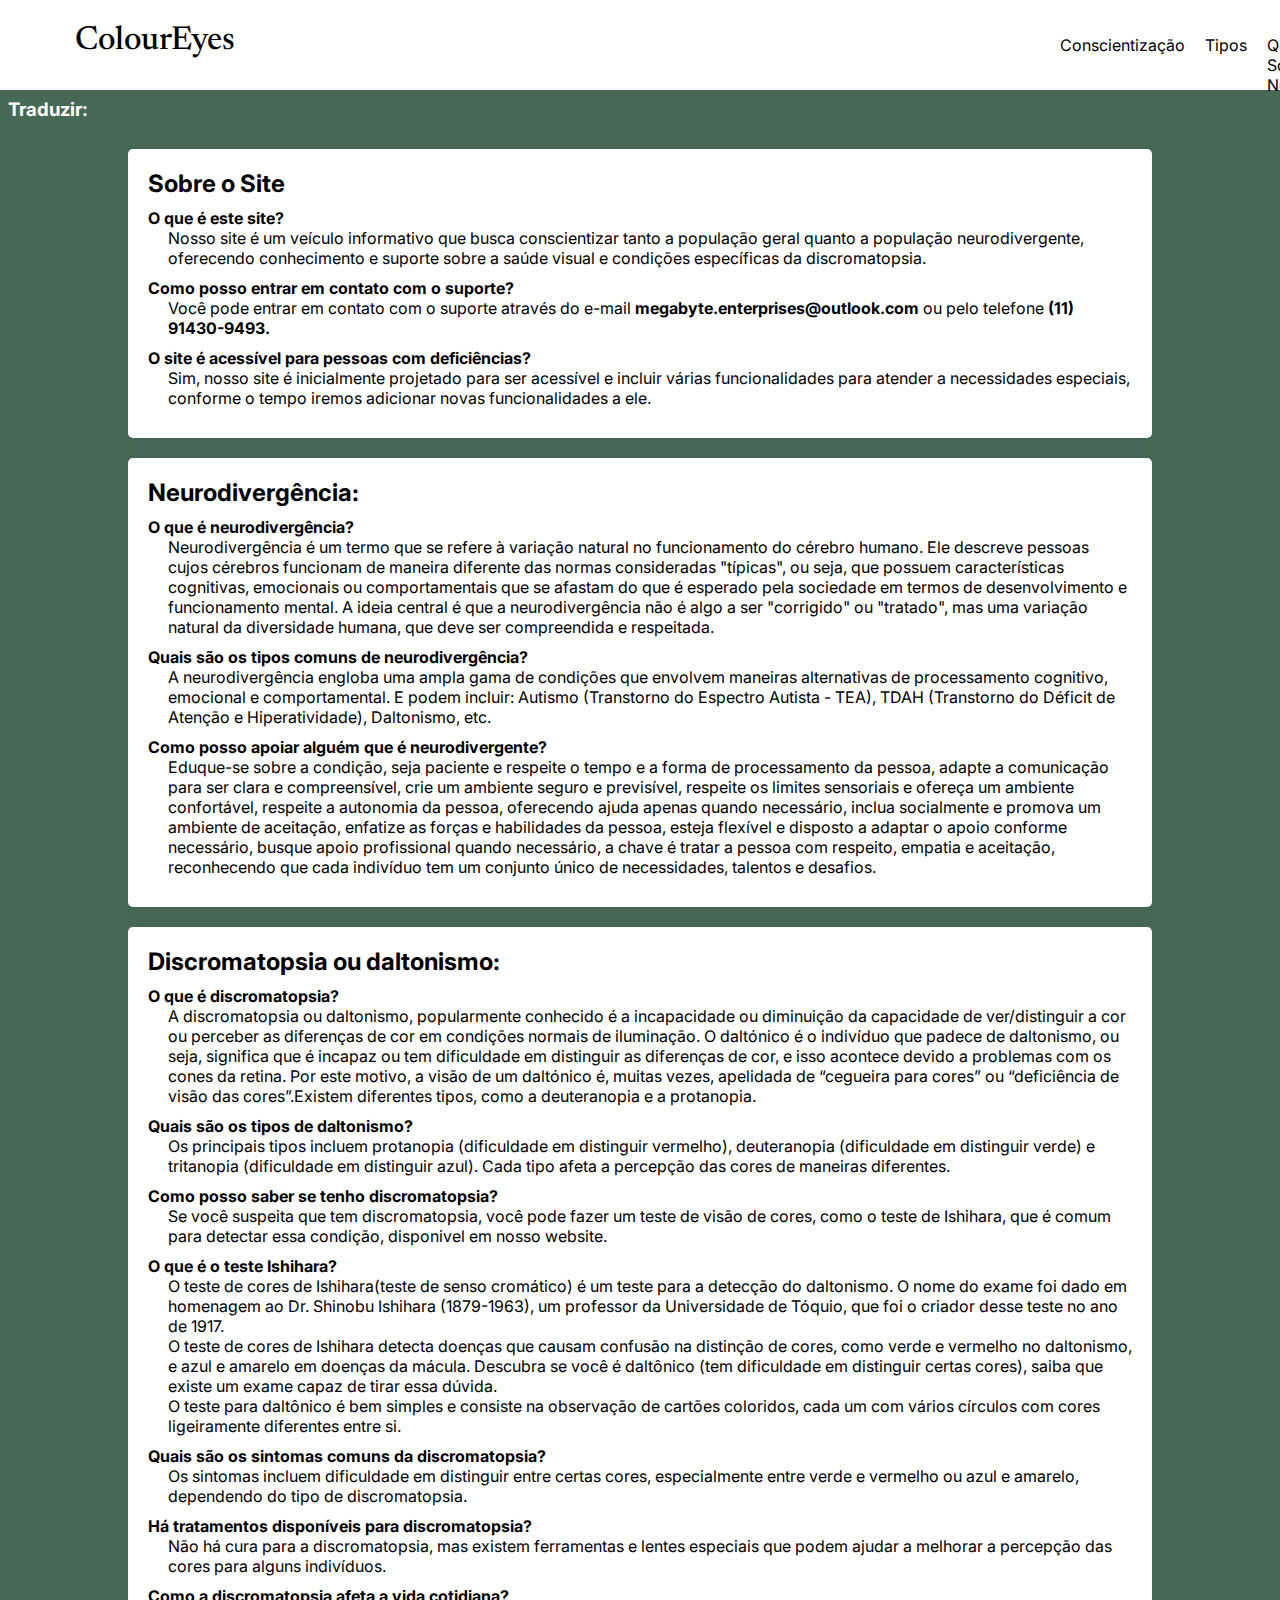
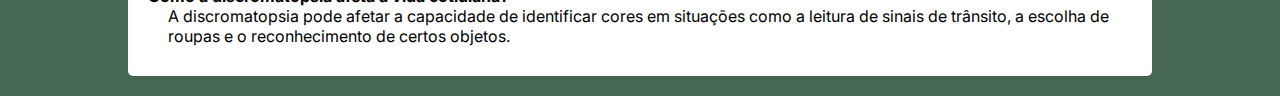
<file: HTML/nav-pages/FAQ.html>
<!DOCTYPE html>
<html lang="pt-BR">
<head>
    <meta charset="UTF-8">
    <meta name="viewport" content="width=device-width, initial-scale=1.0">
    <title>FAQ - Perguntas Frequentes</title>
    <link rel="stylesheet" href="../../CSS/FAQ/style.css">
    <link rel="stylesheet" href="../../CSS/Nav-Pags/style.css">
    <link rel="shortcut icon" href="../../Img/Icons/icons8-vision-color-96.png" type="image/x-icon">
</head>
<body>
    <nav class="navbar">
        <h1 class="Page-Tittle">
            <a href="../index.html" class="Page-link">ColourEyes</a>
        </h1>
        <ul>
            <li><a href="./conscientização.html" class="HyperLink">Conscientização</a></li>
            <li><a href="./tipos.html" class="HyperLink">Tipos</a></li>
            <li><a href="./quemsomos.html" class="HyperLink">Quem Somos Nós?</a></li>
            <li><a href="./FAQ.html" class="HyperLink">FAQ</a></li>
        </ul>
    </nav>
    <h3 style="color: white; margin: 8px; font-family: Inter, sans-serif;">Traduzir:</h3>    
<div id="google_translate_element"></div>

<script type="text/javascript">
function googleTranslateElementInit() {
  new google.translate.TranslateElement({pageLanguage: 'pt-br'}, 'google_translate_element');
}
</script>

<script type="text/javascript" src="//translate.google.com/translate_a/element.js?cb=googleTranslateElementInit"></script>
</div>

    <div class="container">
        <div class="faq">
            <h2>Sobre o Site</h2>
            <dl>
                <dt>O que é este site?</dt>
                <dd>Nosso site é um veículo informativo que busca conscientizar tanto a população geral quanto a população neurodivergente, oferecendo conhecimento e suporte sobre a saúde visual e condições específicas da discromatopsia.</dd>
                
                <dt>Como posso entrar em contato com o suporte?</dt>
                <dd>Você pode entrar em contato com o suporte através do e-mail <a style="font-weight: bold;">megabyte.enterprises@outlook.com</a> ou pelo telefone <a style="font-weight: bold;">(11) 91430-9493.</a></dd>
                
                <dt>O site é acessível para pessoas com deficiências?</dt>
                <dd>Sim, nosso site é inicialmente projetado para ser acessível e incluir várias funcionalidades para atender a necessidades especiais, conforme o tempo iremos adicionar novas funcionalidades a ele.</dd>
            </dl>
        </div>
        
        <p></p>

        <div class="neuro">
            <h2>Neurodivergência:</h2>
            <dl>
                <dt>O que é neurodivergência?</dt>
                <dd>Neurodivergência é um termo que se refere à variação natural no funcionamento do cérebro humano. Ele descreve pessoas cujos cérebros funcionam de maneira diferente das normas consideradas "típicas", ou seja, que possuem características cognitivas, emocionais ou comportamentais que se afastam do que é esperado pela sociedade em termos de desenvolvimento e funcionamento mental. A ideia central é que a neurodivergência não é algo a ser "corrigido" ou "tratado", mas uma variação natural da diversidade humana, que deve ser compreendida e respeitada.</dd>

                <dt>Quais são os tipos comuns de neurodivergência?</dt>
                <dd>A neurodivergência engloba uma ampla gama de condições que envolvem maneiras alternativas de processamento cognitivo, emocional e comportamental. E podem incluir: Autismo (Transtorno do Espectro Autista - TEA), TDAH (Transtorno do Déficit de Atenção e Hiperatividade), Daltonismo, etc.</dd>

                <dt>Como posso apoiar alguém que é neurodivergente?</dt>
                <dd>Eduque-se sobre a condição, seja paciente e respeite o tempo e a forma de processamento da pessoa, adapte a comunicação para ser clara e compreensível, crie um ambiente seguro e previsível, respeite os limites sensoriais e ofereça um ambiente confortável, respeite a autonomia da pessoa, oferecendo ajuda apenas quando necessário, inclua socialmente e promova um ambiente de aceitação, enfatize as forças e habilidades da pessoa, esteja flexível e disposto a adaptar o apoio conforme necessário, busque apoio profissional quando necessário, a chave é tratar a pessoa com respeito, empatia e aceitação, reconhecendo que cada indivíduo tem um conjunto único de necessidades, talentos e desafios.</dd>
        </div>

                <p></p>
                
        <div class="dalto">
            <h2>Discromatopsia ou daltonismo:</h2>
            <dl>
                <dt>O que é discromatopsia?</dt>
                <dd>A discromatopsia ou daltonismo, popularmente conhecido é a incapacidade ou diminuição da capacidade de ver/distinguir a cor ou perceber as diferenças de cor em condições normais de iluminação. O daltónico é o indivíduo que padece de daltonismo, ou seja, significa que é incapaz ou tem dificuldade em distinguir as diferenças de cor, e isso acontece devido a problemas com os cones da retina. Por este motivo, a visão de um daltónico é, muitas vezes, apelidada de “cegueira para cores” ou “deficiência de visão das cores”.Existem diferentes tipos, como a deuteranopia e a protanopia.</dd>

                <dt>Quais são os tipos de daltonismo?</dt>
                <dd>Os principais tipos incluem protanopia (dificuldade em distinguir vermelho), deuteranopia (dificuldade em distinguir verde) e tritanopia (dificuldade em distinguir azul). Cada tipo afeta a percepção das cores de maneiras diferentes.</dd>
                
                <dt>Como posso saber se tenho discromatopsia?</dt>
                <dd>Se você suspeita que tem discromatopsia, você pode fazer um teste de visão de cores, como o teste de Ishihara, que é comum para detectar essa condição, disponivel em nosso website.</dd>

                <dt>O que é o teste Ishihara?</dt>
                <dd>O teste de cores de Ishihara(teste de senso cromático) é um teste para a detecção do daltonismo. O nome do exame foi dado em homenagem ao Dr. Shinobu Ishihara (1879-1963), um professor da Universidade de Tóquio, que foi o criador desse teste no ano de 1917.
                    <p></p>
                O teste de cores de Ishihara detecta doenças que causam confusão na distinção de cores, como verde e vermelho no daltonismo, e azul e amarelo em doenças da mácula. Descubra se você é daltônico (tem dificuldade em distinguir certas cores), saiba que existe um exame capaz de tirar essa dúvida.
                    <p></p>
                O teste para daltônico é bem simples e consiste na observação de cartões coloridos, cada um com vários círculos com cores ligeiramente diferentes entre si.</dd>

                <dt>Quais são os sintomas comuns da discromatopsia?</dt>
                <dd>Os sintomas incluem dificuldade em distinguir entre certas cores, especialmente entre verde e vermelho ou azul e amarelo, dependendo do tipo de discromatopsia.</dd>
                
                <dt>Há tratamentos disponíveis para discromatopsia?</dt>
                <dd>Não há cura para a discromatopsia, mas existem ferramentas e lentes especiais que podem ajudar a melhorar a percepção das cores para alguns indivíduos.</dd>
                
                <dt>Como a discromatopsia afeta a vida cotidiana?</dt>
                <dd>A discromatopsia pode afetar a capacidade de identificar cores em situações como a leitura de sinais de trânsito, a escolha de roupas e o reconhecimento de certos objetos.</dd>
            </dl>
        </div> 
</body>
</html>
</file>
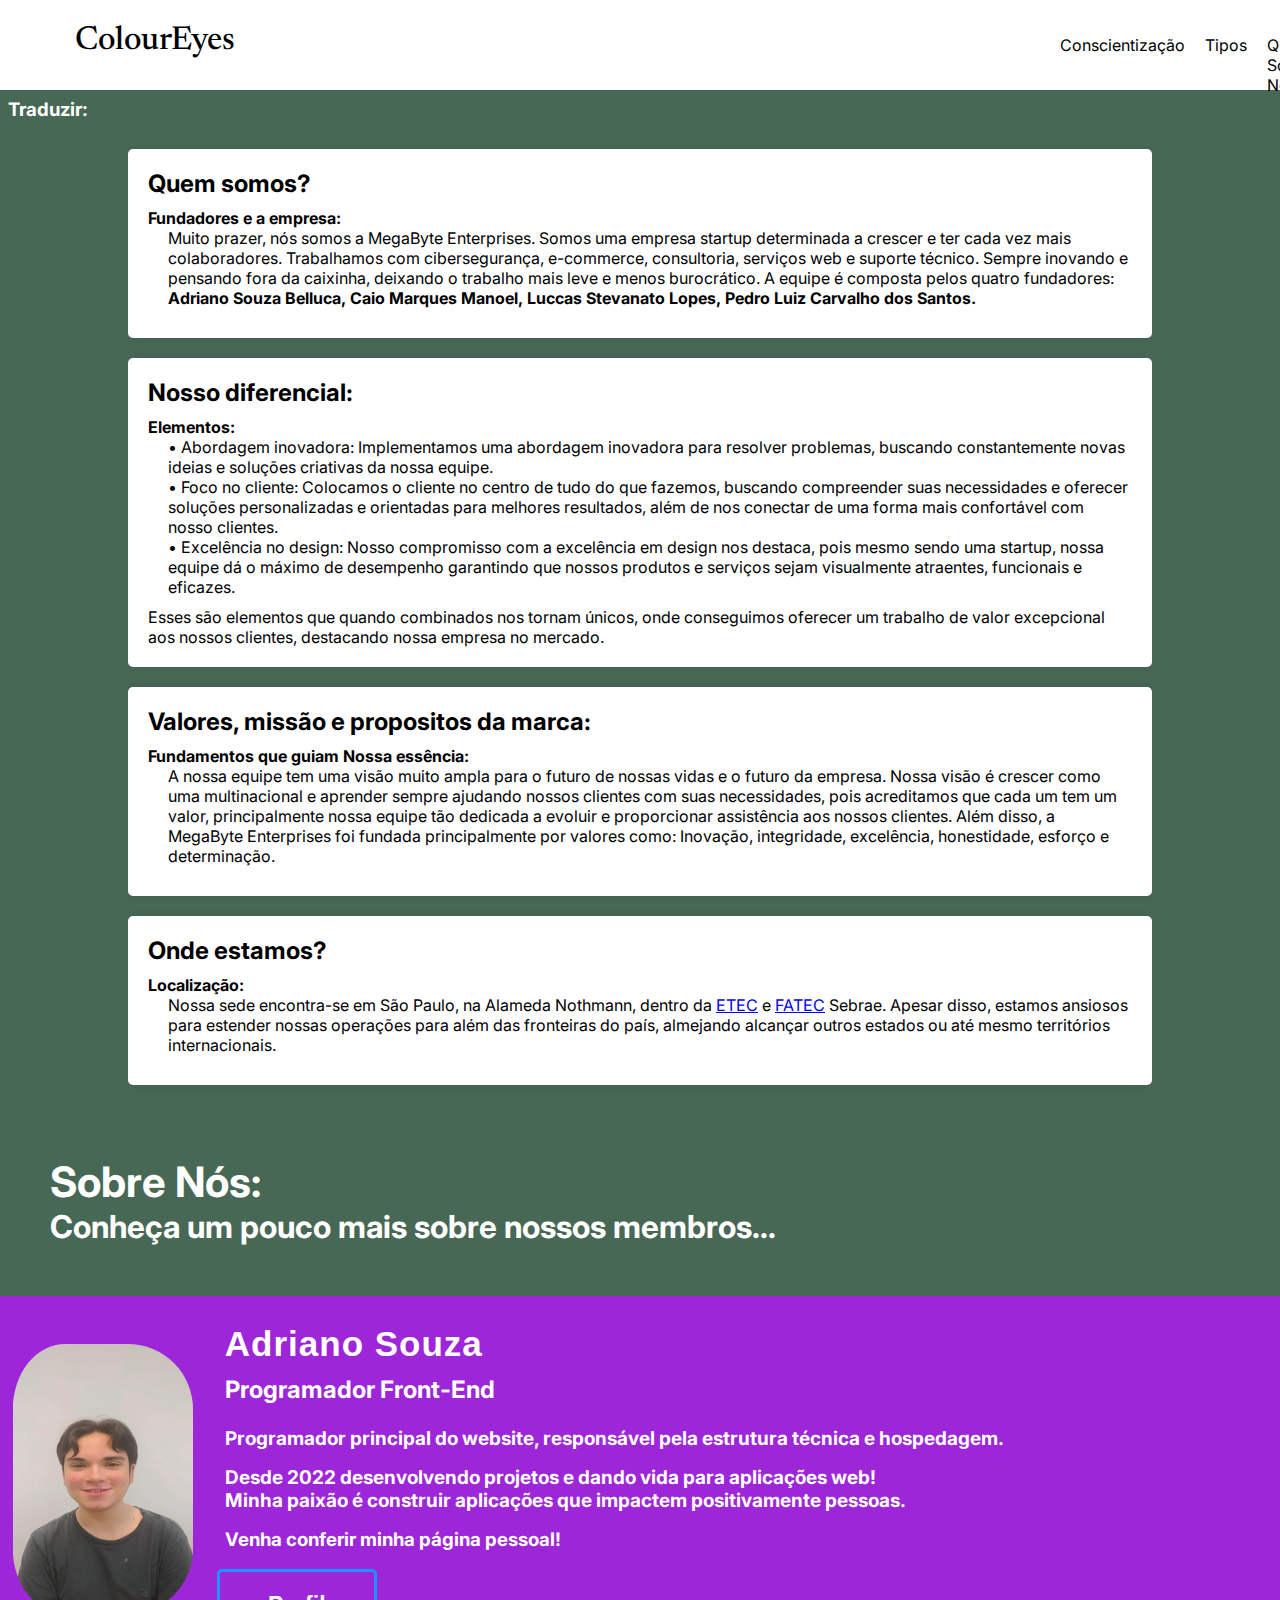
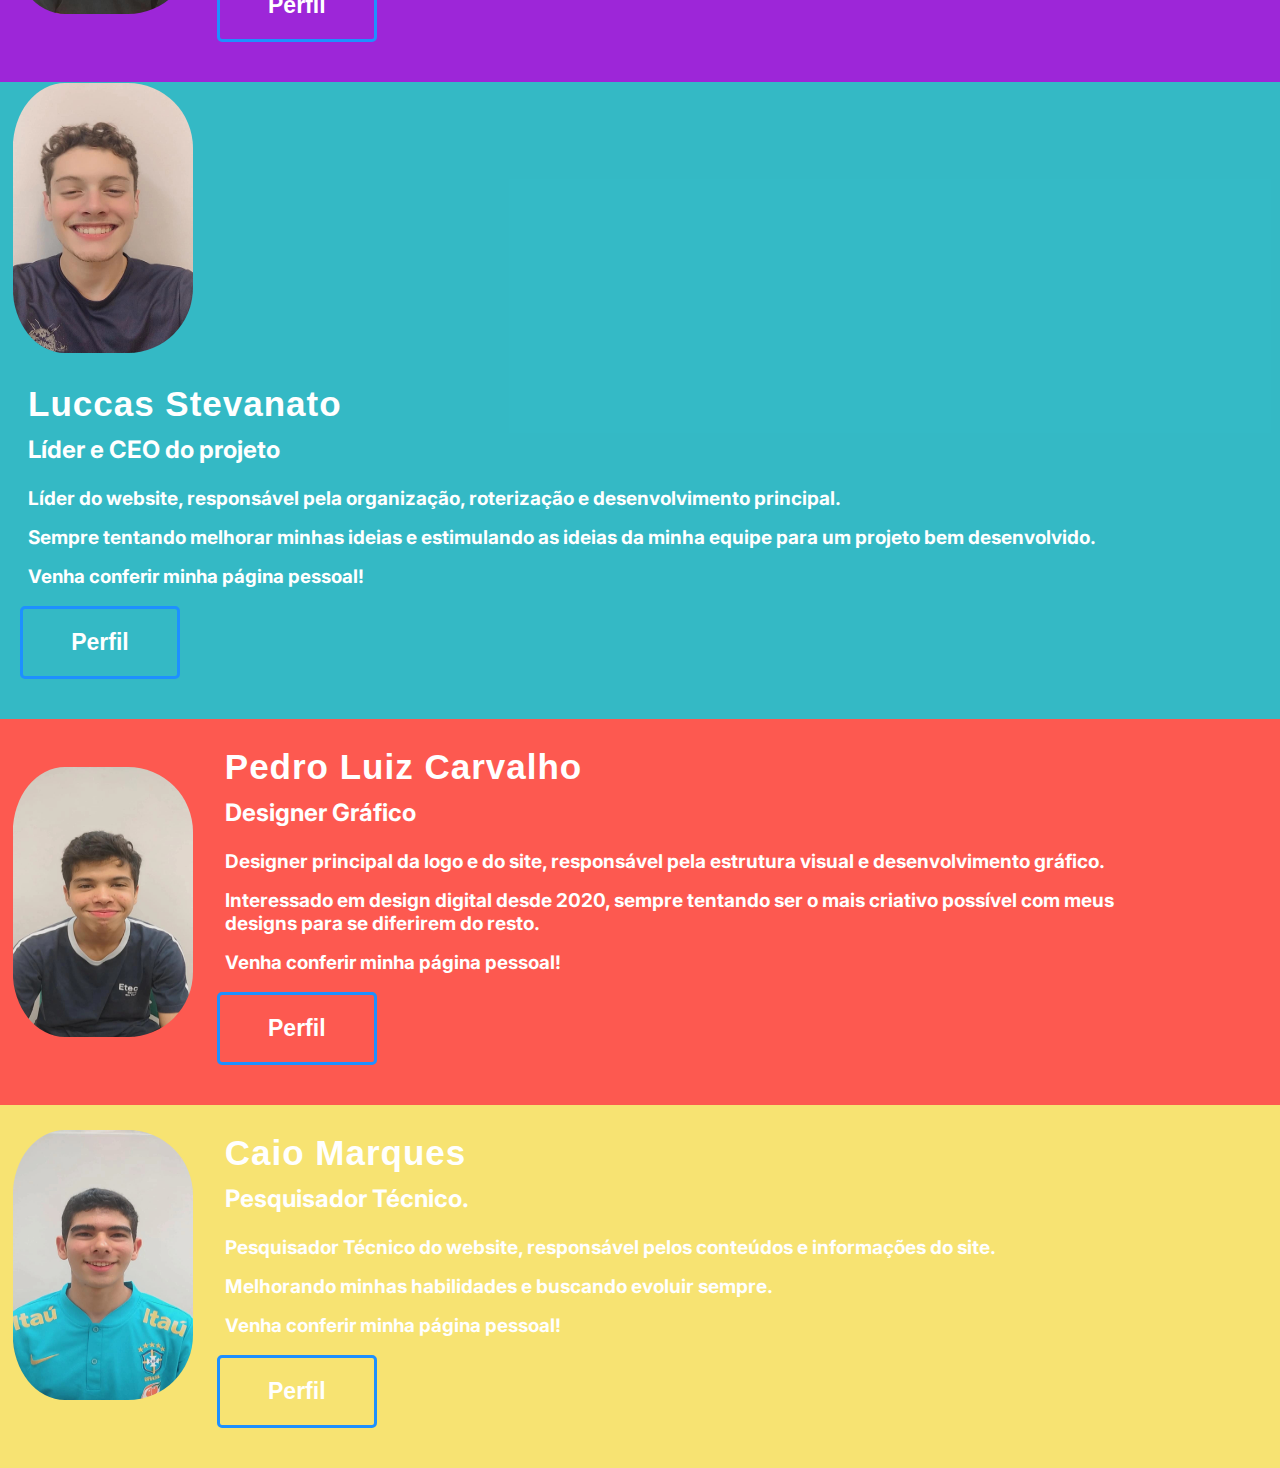
<file: HTML/nav-pages/quemsomos.html>
<!DOCTYPE html>
<html lang="pt-BR">
<head>
    <meta charset="UTF-8">
    <meta name="viewport" content="width=device-width, initial-scale=1.0">
    <title>Quem somos?</title>
    <link rel="stylesheet" href="../../CSS/FAQ/style.css">
    <link rel="stylesheet" href="../../CSS/Nav-Pags/style.css">
    <link rel="shortcut icon" href="../../Img/Icons/icons8-vision-color-96.png" type="image/x-icon"> 
</head>
<body>
    <nav class="navbar">
        <h1 class="Page-Tittle">
            <a href="../index.html" class="Page-link">ColourEyes</a>
        </h1>
        <ul>
            <li><a href="./conscientização.html" class="HyperLink">Conscientização</a></li>
            <li><a href="./tipos.html" class="HyperLink">Tipos</a></li>
            <li><a href="./quemsomos.html" class="HyperLink">Quem Somos Nós?</a></li>
            <li><a href="./FAQ.html" class="HyperLink">FAQ</a></li>
        </ul>
    </nav>
    <h3 style="color: white; margin: 8px; font-family: Inter, sans-serif;">Traduzir:</h3>    
<div id="google_translate_element"></div>

<script type="text/javascript">
function googleTranslateElementInit() {
  new google.translate.TranslateElement({pageLanguage: 'pt-br'}, 'google_translate_element');
}
</script>

<script type="text/javascript" src="//translate.google.com/translate_a/element.js?cb=googleTranslateElementInit"></script>
</div>
    <div class="container">
        <div class="faq">
            <h2>Quem somos?</h2>
            <dl>
                <dt>Fundadores e a empresa:</dt>
                <dd>Muito prazer, nós somos a MegaByte Enterprises. Somos uma empresa startup determinada a crescer e ter cada vez mais colaboradores. Trabalhamos com cibersegurança, e-commerce, consultoria, serviços web e suporte técnico. Sempre inovando e pensando fora da caixinha, deixando o trabalho mais leve e menos burocrático. A equipe é composta pelos quatro fundadores: <br> <a style="font-weight: bold;">Adriano Souza Belluca, Caio Marques Manoel, Luccas Stevanato Lopes, Pedro Luiz Carvalho dos Santos.</a></dd>
            </dl>
        </div>
        
        <p></p>

        <div class="neuro">
            <h2>Nosso diferencial:</h2>
            <dl>
                <dt>Elementos:</dt>
                <dd> • Abordagem inovadora: Implementamos uma abordagem inovadora para resolver problemas, buscando constantemente novas ideias e soluções criativas da nossa equipe.<p>

                </p> • Foco no cliente: Colocamos o cliente no centro de tudo do que fazemos, buscando compreender suas necessidades e oferecer soluções personalizadas e orientadas para melhores resultados, além de nos conectar de uma forma mais confortável com nosso clientes.<p>

                </p> • Excelência no design: Nosso compromisso com a excelência em design nos destaca, pois mesmo sendo uma startup, nossa equipe dá o máximo de desempenho garantindo que nossos produtos e serviços sejam visualmente atraentes, funcionais e eficazes.</dd>
                
                Esses são elementos que quando combinados nos tornam únicos, onde conseguimos oferecer um trabalho de valor excepcional aos nossos clientes, destacando nossa empresa no mercado.
        </div>

                <p></p>
                
        <div class="dalto">
            <h2>Valores, missão e propositos da marca:</h2>
            <dl>
                <dt>Fundamentos que guiam Nossa essência:</dt>
                <dd>A nossa equipe tem uma visão muito ampla para o futuro de nossas vidas e o futuro da empresa. Nossa visão é crescer como uma multinacional e aprender sempre ajudando nossos clientes com suas necessidades, pois acreditamos que cada um tem um valor, principalmente nossa equipe tão dedicada a evoluir e proporcionar assistência aos nossos clientes. Além disso, a MegaByte Enterprises foi fundada principalmente por valores como: Inovação, integridade, excelência, honestidade, esforço e determinação.</dd>
            </dl>
        </div>
        <div class="dalto">
            <h2>Onde estamos?</h2>
            <dl>
                <dt>Localização:</dt>
                <dd>Nossa sede encontra-se em São Paulo, na Alameda Nothmann, dentro da <a href="https://maps.app.goo.gl/64ncDEkjY1GuE7URA">ETEC</a> e <a href="https://maps.app.goo.gl/3U7A96SvdnpUuXLM8">FATEC</a> Sebrae. Apesar disso, estamos ansiosos para estender nossas operações para além das fronteiras do país, almejando alcançar outros estados ou até mesmo territórios internacionais.</dd>
            </dl>
        </div>
    </div>
    <div class="tittle-container">
        <h1 class="cardpage-tittle">Sobre Nós:</h1>
        <h2 class="cardpage-subtittle">Conheça um pouco mais sobre nossos membros...</h2>
    </div>
    <div class="dev-card" style="background-color: #9d26d8;">
        <img src="../../Img/Devs/Adriano.jpeg" alt="" class="dev-img">
        <div class="element-wrapper">
            <h1 class="dev-name card-element">Adriano Souza</h1>
            <h2 class="dev-position card-element">Programador Front-End</h4>
            <h4 class="dev-desc card-element">Programador principal do website, responsável pela estrutura técnica e hospedagem.</h4>
            <h4 class="dev-desc card-element">Desde 2022 desenvolvendo projetos e dando vida para aplicações web!<br> Minha paixão é construir aplicações que impactem positivamente pessoas.</h4>
            <div class="redirect-container">
                <h3 class="card-element">Venha conferir minha página pessoal!</h3>
                <a href="../nav-pages/dev-pages/Adriano.html"><button class="button">Perfil</button></a>
            </div>
        </div>
    </div>
    <div class="dev-card" style="background-color: #2dd9f0b9;">
        <img src="../../Img/Devs/Luccas1.jpeg" alt="" class="dev-img">
        <div class="element-wrapper">
            <h1 class="dev-name card-element">Luccas Stevanato</h1>
            <h2 class="dev-position card-element">Líder e CEO do projeto</h4>
            <h4 class="dev-desc card-element">Líder do website, responsável pela organização, roterização e desenvolvimento principal.</h4>
            <h4 class="dev-desc card-element">Sempre tentando melhorar minhas ideias e estimulando as ideias da minha equipe para um projeto bem desenvolvido.</h4>
            <div class="redirect-container">
                <h3 class="card-element">Venha conferir minha página pessoal!</h3>
                <a href="../nav-pages/dev-pages/Luccas.html"><button class="button">Perfil</button></a>
            </div>
        </div>
    </div>
    <div class="dev-card" style="background-color: #fd5950;">
        <img src="../../Img/Devs/Pedro3.jpeg" alt="" class="dev-img">
        <div class="element-wrapper">
            <h1 class="dev-name card-element">Pedro Luiz Carvalho</h1>
            <h2 class="dev-position card-element">Designer Gráfico</h4>
            <h4 class="dev-desc card-element">Designer principal da logo e do site, responsável pela estrutura visual e desenvolvimento gráfico.</h4>
            <h4 class="dev-desc card-element">Interessado em design digital desde 2020, sempre tentando ser o mais criativo possível com meus<br> designs para se diferirem do resto.</h4>
            <div class="redirect-container">
                <h3 class="card-element">Venha conferir minha página pessoal!</h3>
                <a href="../nav-pages/dev-pages/Pedro.html"><button class="button">Perfil</button></a>
            </div>
        </div>
    </div>
    <div class="dev-card" style="background-color: #f7e372">
        <img src="../../Img/Devs/Caio1.jpeg" alt="" class="dev-img">
        <div class="element-wrapper">
            <h1 class="dev-name card-element">Caio Marques</h1>
            <h2 class="dev-position card-element">Pesquisador Técnico.</h4>
            <h4 class="dev-desc card-element">Pesquisador Técnico do website, responsável pelos conteúdos e informações do site.</h4>
            <h4 class="dev-desc card-element">Melhorando minhas habilidades e buscando evoluir sempre.</h4>
            <div class="redirect-container">
                <h3 class="card-element">Venha conferir minha página pessoal!</h3>
                <a href="../nav-pages/dev-pages/Caio.html"><button class="button">Perfil</button></a>
            </div>
        </div>
    </div>
</html>
</file>
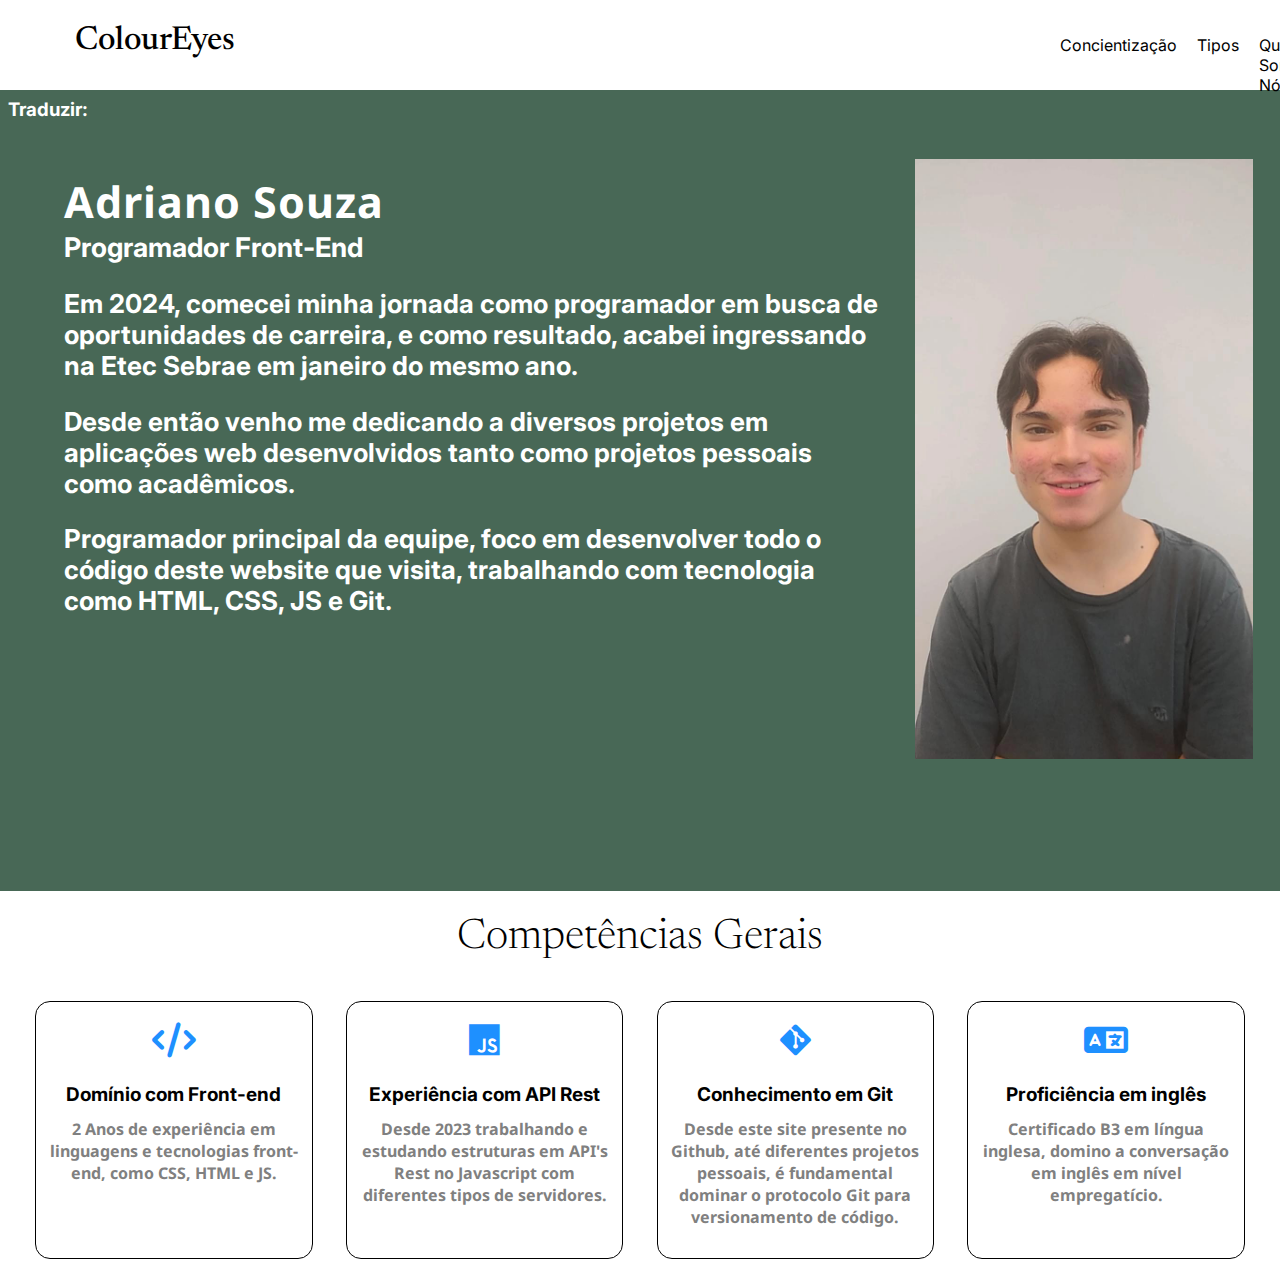
<file: HTML/nav-pages/dev-pages/Adriano.html>
<!DOCTYPE html>
<html lang="en">
<head>
    <meta charset="UTF-8">
    <meta name="viewport" content="width=device-width, initial-scale=1.0">
    <link rel="stylesheet" href="../../../CSS/Dev-Pags/style.css">
    <link rel="shortcut icon" href="../../../Img/Icons/icons8-vision-color-96.png" type="image/x-icon">
    <link rel="stylesheet" href="https://cdnjs.cloudflare.com/ajax/libs/font-awesome/6.6.0/css/all.min.css">
    <title>Adriano</title>
</head>
<body>
    <nav class="navbar">
        <h1 class="Page-Tittle">
            <a href="../../index.html" class="Page-link">ColourEyes</a>
        </h1>
        <ul>
            <li><a href="../conscientização.html" class="HyperLink">Concientização</a></li>
            <li><a href="../tipos.html" class="HyperLink">Tipos</a></li>
            <li><a href="../quemsomos.html" class="HyperLink">Quem Somos Nós?</a></li>
            <li><a href="../FAQ.html" class="HyperLink">FAQ</a></li>
        </ul>
    </nav>
    <h3 style="color: white; margin: 8px; font-family: Inter, sans-serif;">Traduzir:</h3>    
<div id="google_translate_element"></div>

<script type="text/javascript">
function googleTranslateElementInit() {
  new google.translate.TranslateElement({pageLanguage: 'pt-br'}, 'google_translate_element');
}
</script>

<script type="text/javascript" src="//translate.google.com/translate_a/element.js?cb=googleTranslateElementInit"></script>
</div>
    <section class="content-container"> 
        <div class="text-container">
            <h1 class="text-tittle text">Adriano Souza</h1>
            <h2 class="text-subtittle text">Programador Front-End</h2>
            <h3 class="text-body text">Em 2024, comecei minha jornada como programador em busca de oportunidades de carreira, e como resultado, acabei ingressando na Etec Sebrae em janeiro do mesmo ano.</h3>
            <h3 class="text-body text">Desde então venho me dedicando a diversos projetos em aplicações web desenvolvidos tanto como projetos pessoais como acadêmicos.</h3>
            <h3 class="text-body text">Programador principal da equipe, foco em desenvolver todo o código deste website que visita, trabalhando com tecnologia como HTML, CSS, JS e Git.</h3>
        </div>
        <img class="content-image" src="../../../Img/Devs/Adriano.jpeg" alt="">
    </section>
    <div class="white-section">
        <h1 class="white-tittle">Competências Gerais</h1>
        <div class="card-container">
            <div class="card">
                <i class="fa-solid fa-code icon"></i>
                <h1 class="card-tittle">Domínio com Front-end</h1>
                <h4 class="card-text">2 Anos de experiência em linguagens e tecnologias front-end, como CSS, HTML e JS.</h4>
            </div>
            <div class="card">
                <i class="fa-brands fa-js icon"></i>
                <h1 class="card-tittle">Experiência com API Rest</h1>
                <h4 class="card-text">Desde 2023 trabalhando e estudando estruturas em API's Rest no Javascript com diferentes tipos de servidores.</h4>
            </div>
            <div class="card">
                <i class="fa-brands fa-git-alt icon"></i>
                <h1 class="card-tittle">Conhecimento em Git</h1>
                <h4 class="card-text">Desde este site presente no Github, até diferentes projetos pessoais, é fundamental dominar o protocolo Git para versionamento de código.</h4>
            </div>
            <div class="card">
                <i class="fa-solid fa-language icon"></i>
                <h1 class="card-tittle">Proficiência em inglês</h1>
                <h4 class="card-text">Certificado B3 em língua inglesa, domino a conversação em inglês em nível empregatício.</h4>
            </div>
        </div>
    </div>
</body>
</html>
</file>
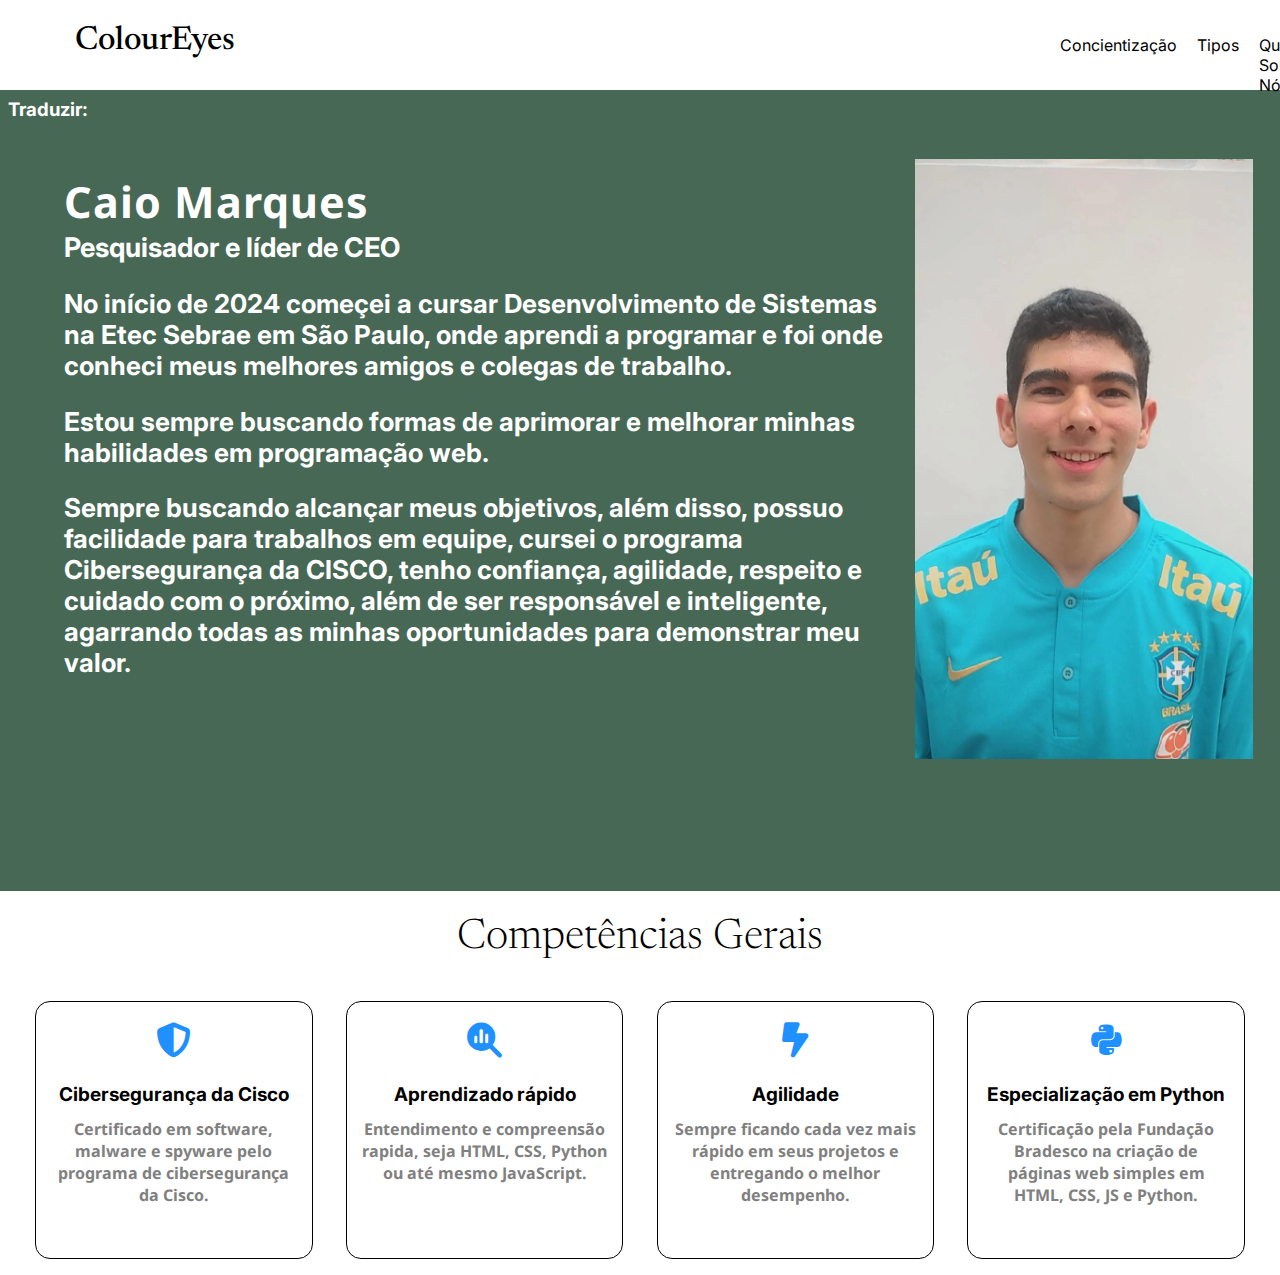
<file: HTML/nav-pages/dev-pages/Caio.html>
<!DOCTYPE html>
<html lang="en">
<head>
    <meta charset="UTF-8">
    <meta name="viewport" content="width=device-width, initial-scale=1.0">
    <link rel="stylesheet" href="../../../CSS/Dev-Pags/style.css">
    <link rel="shortcut icon" href="../../../Img/Icons/icons8-vision-color-96.png" type="image/x-icon">
    <link rel="stylesheet" href="https://cdnjs.cloudflare.com/ajax/libs/font-awesome/6.6.0/css/all.min.css">
    <title>Caio</title>
</head>
<body>
    <nav class="navbar">
        <h1 class="Page-Tittle">
            <a href="../../index.html" class="Page-link">ColourEyes</a>
        </h1>
        <ul>
            <li><a href="../conscientização.html" class="HyperLink">Concientização</a></li>
            <li><a href="../tipos.html" class="HyperLink">Tipos</a></li>
            <li><a href="../quemsomos.html" class="HyperLink">Quem Somos Nós?</a></li>
            <li><a href="../FAQ.html" class="HyperLink">FAQ</a></li>
        </ul>
    </nav>
    <h3 style="color: white; margin: 8px; font-family: Inter, sans-serif;">Traduzir:</h3>    
<div id="google_translate_element"></div>

<script type="text/javascript">
function googleTranslateElementInit() {
  new google.translate.TranslateElement({pageLanguage: 'pt-br'}, 'google_translate_element');
}
</script>

<script type="text/javascript" src="//translate.google.com/translate_a/element.js?cb=googleTranslateElementInit"></script>
</div>
    <section class="content-container"> 
        <div class="text-container">
            <h1 class="text-tittle text">Caio Marques</h1>
            <h2 class="text-subtittle text">Pesquisador e líder de CEO</h2>
            <h3 class="text-body text">No início de 2024 começei a cursar Desenvolvimento de Sistemas na Etec Sebrae em São Paulo, onde aprendi a programar e foi onde conheci meus melhores amigos e colegas de trabalho.</h3>
            <h3 class="text-body text">Estou sempre buscando formas de aprimorar e melhorar minhas habilidades em programação web.</h3>
            <h3 class="text-body text">Sempre buscando alcançar meus objetivos, além disso, possuo facilidade para trabalhos em equipe, cursei o programa Cibersegurança da CISCO, tenho confiança, agilidade, respeito e cuidado com o próximo, além de ser responsável e inteligente, agarrando todas as minhas oportunidades para demonstrar meu valor.</h3>
        </div>
        <img class="content-image" src="../../../Img/Devs/Caio1.jpeg" alt="">
    </section>
    <div class="white-section">
        <h1 class="white-tittle">Competências Gerais</h1>
        <div class="card-container">
            <div class="card">
                <i class="fa-solid fa-shield-halved icon"></i>
                <h1 class="card-tittle">Cibersegurança da Cisco</h1>
                <h4 class="card-text">Certificado em software, malware e spyware pelo programa de cibersegurança da Cisco.
                </h4>
            </div>
            <div class="card">
                <i class="fa-solid fa-magnifying-glass-chart icon"></i>
                <h1 class="card-tittle">Aprendizado rápido</h1>
                <h4 class="card-text">Entendimento e compreensão rapida, seja HTML, CSS, Python ou até mesmo JavaScript.</h4>
            </div>
            <div class="card">
                <i class="fa-solid fa-bolt-lightning icon"></i>
                <h1 class="card-tittle">Agilidade</h1>
                <h4 class="card-text">Sempre ficando cada vez mais rápido em seus projetos e entregando o melhor desempenho.</h4>
            </div>
            <div class="card">
                <i class="fa-brands fa-python icon"></i>
                <h1 class="card-tittle">Especialização em Python</h1>
                <h4 class="card-text">Certificação pela Fundação Bradesco na criação de páginas web simples em HTML, CSS, JS e Python.</h4>
            </div>
        </div>
    </div>
</body>
</html>
</file>
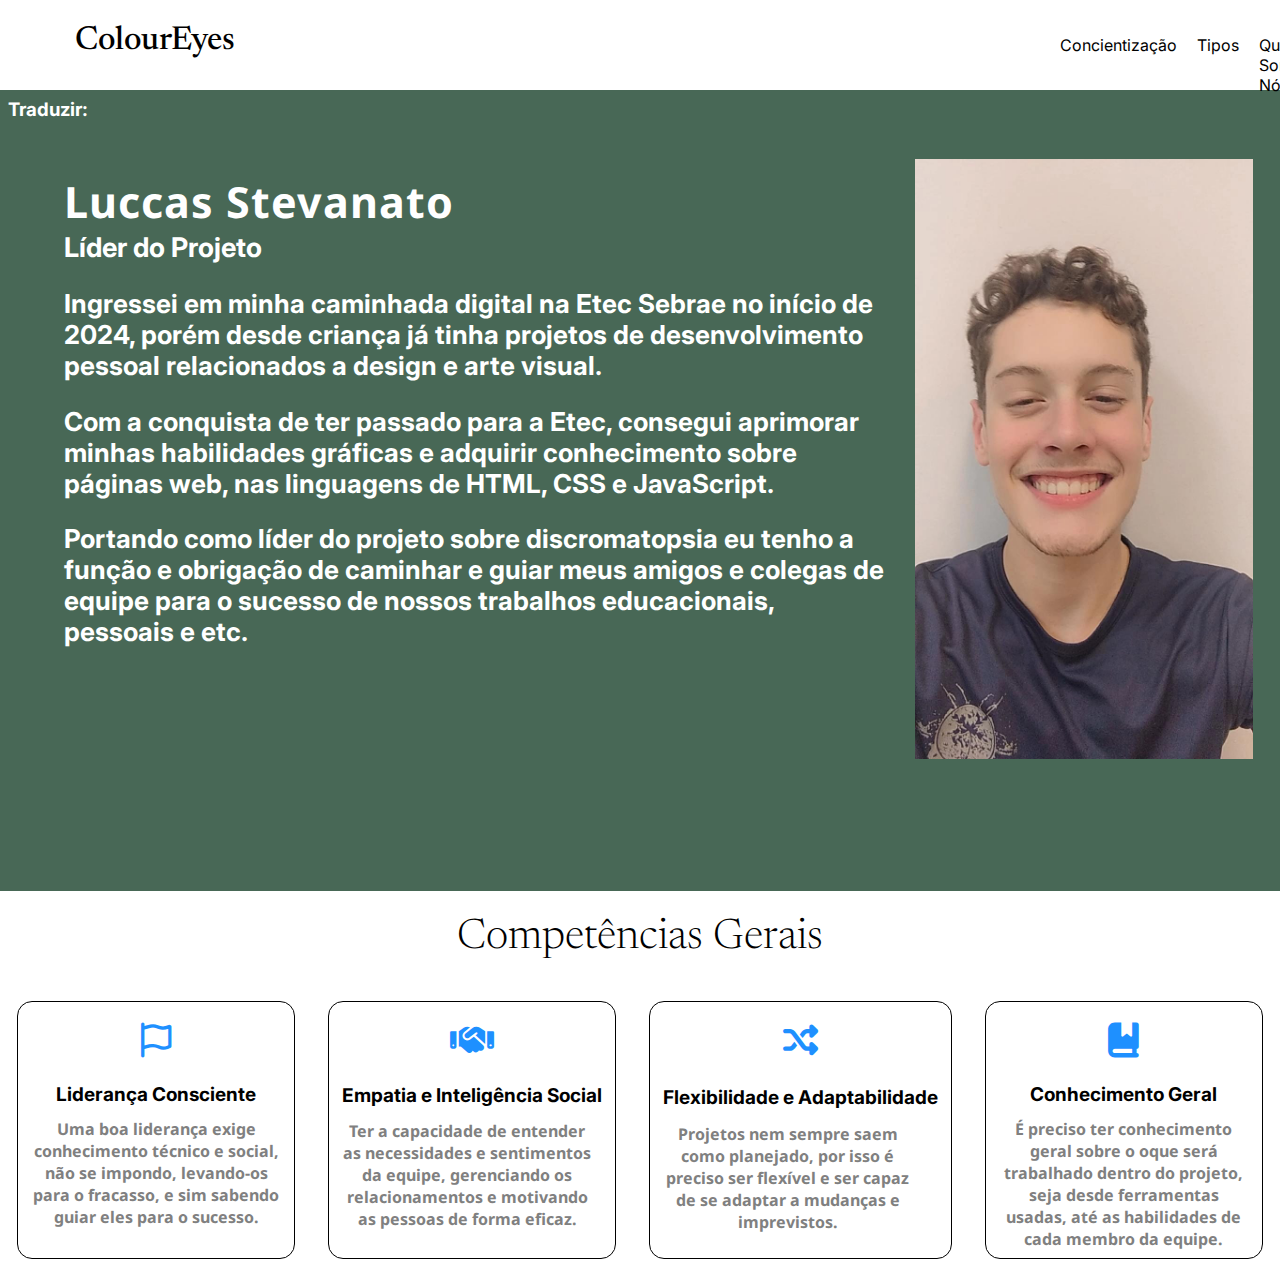
<file: HTML/nav-pages/dev-pages/Luccas.html>
<!DOCTYPE html>
<html lang="en">
<head>
    <meta charset="UTF-8">
    <meta name="viewport" content="width=device-width, initial-scale=1.0">
    <link rel="stylesheet" href="../../../CSS/Dev-Pags/style.css">
    <link rel="shortcut icon" href="../../../Img/Icons/icons8-vision-color-96.png" type="image/x-icon">
    <link rel="stylesheet" href="https://cdnjs.cloudflare.com/ajax/libs/font-awesome/6.6.0/css/all.min.css">
    <title>Luccas</title>
</head>
<body>
    <nav class="navbar">
        <h1 class="Page-Tittle">
            <a href="../../index.html" class="Page-link">ColourEyes</a>
        </h1>
        <ul>
            <li><a href="../conscientização.html" class="HyperLink">Concientização</a></li>
            <li><a href="../tipos.html" class="HyperLink">Tipos</a></li>
            <li><a href="../quemsomos.html" class="HyperLink">Quem Somos Nós?</a></li>
            <li><a href="../FAQ.html" class="HyperLink">FAQ</a></li>
        </ul>
    </nav>
    <h3 style="color: white; margin: 8px; font-family: Inter, sans-serif;">Traduzir:</h3>    
<div id="google_translate_element"></div>

<script type="text/javascript">
function googleTranslateElementInit() {
  new google.translate.TranslateElement({pageLanguage: 'pt-br'}, 'google_translate_element');
}
</script>

<script type="text/javascript" src="//translate.google.com/translate_a/element.js?cb=googleTranslateElementInit"></script>
</div>
    <section class="content-container"> 
        <div class="text-container">
            <h1 class="text-tittle text">Luccas Stevanato</h1>
            <h2 class="text-subtittle text">Líder do Projeto</h2>
            <h3 class="text-body text">Ingressei em minha caminhada digital na Etec Sebrae no início de 2024, porém desde criança já tinha projetos de desenvolvimento pessoal relacionados a design e arte visual.</h3>
            <h3 class="text-body text">Com a conquista de ter passado para a Etec, consegui aprimorar minhas habilidades gráficas e adquirir conhecimento sobre páginas web, nas linguagens de HTML, CSS e JavaScript.</h3>
            <h3 class="text-body text">Portando como líder do projeto sobre discromatopsia eu tenho a função e obrigação de caminhar e guiar meus amigos e colegas de equipe para o sucesso de nossos trabalhos educacionais, pessoais e etc.</h3>
        </div>
        <img class="content-image" src="../../../Img/Devs/Luccas1.jpeg" alt="">
    </section>
    <div class="white-section">
        <h1 class="white-tittle">Competências Gerais</h1>
        <div class="card-container">
            <div class="card">
                <i class="fa-regular fa-flag icon"></i>
                <h1 class="card-tittle">Liderança Consciente</h1>
                <h4 class="card-text">Uma boa liderança exige conhecimento técnico e social, não se impondo, levando-os para o fracasso, e sim sabendo guiar eles para o sucesso.</h4>
            </div>
            <div class="card">
                <i class="fa-solid fa-handshake icon"></i>
                <h1 class="card-tittle">Empatia e Inteligência Social</h1>
                <h4 class="card-text">Ter a capacidade de entender as necessidades e sentimentos da equipe, gerenciando os relacionamentos e motivando as pessoas de forma eficaz.</h4>
            </div>
            <div class="card">
                <i class="fa-solid fa-shuffle icon"></i>
                <h1 class="card-tittle">Flexibilidade e Adaptabilidade</h1>
                <h4 class="card-text">Projetos nem sempre saem como planejado, por isso é preciso ser flexível e ser capaz de se adaptar a mudanças e imprevistos.</h4>
            </div>
            <div class="card">
                <i class="fa-solid fa-book-bookmark icon"></i>
                <h1 class="card-tittle">Conhecimento Geral</h1>
                <h4 class="card-text">É preciso ter conhecimento geral sobre o oque será trabalhado dentro do projeto, seja desde ferramentas usadas, até as habilidades de cada membro da equipe.</h4>
            </div>
        </div>
    </div>
</body>
</html>
</file>
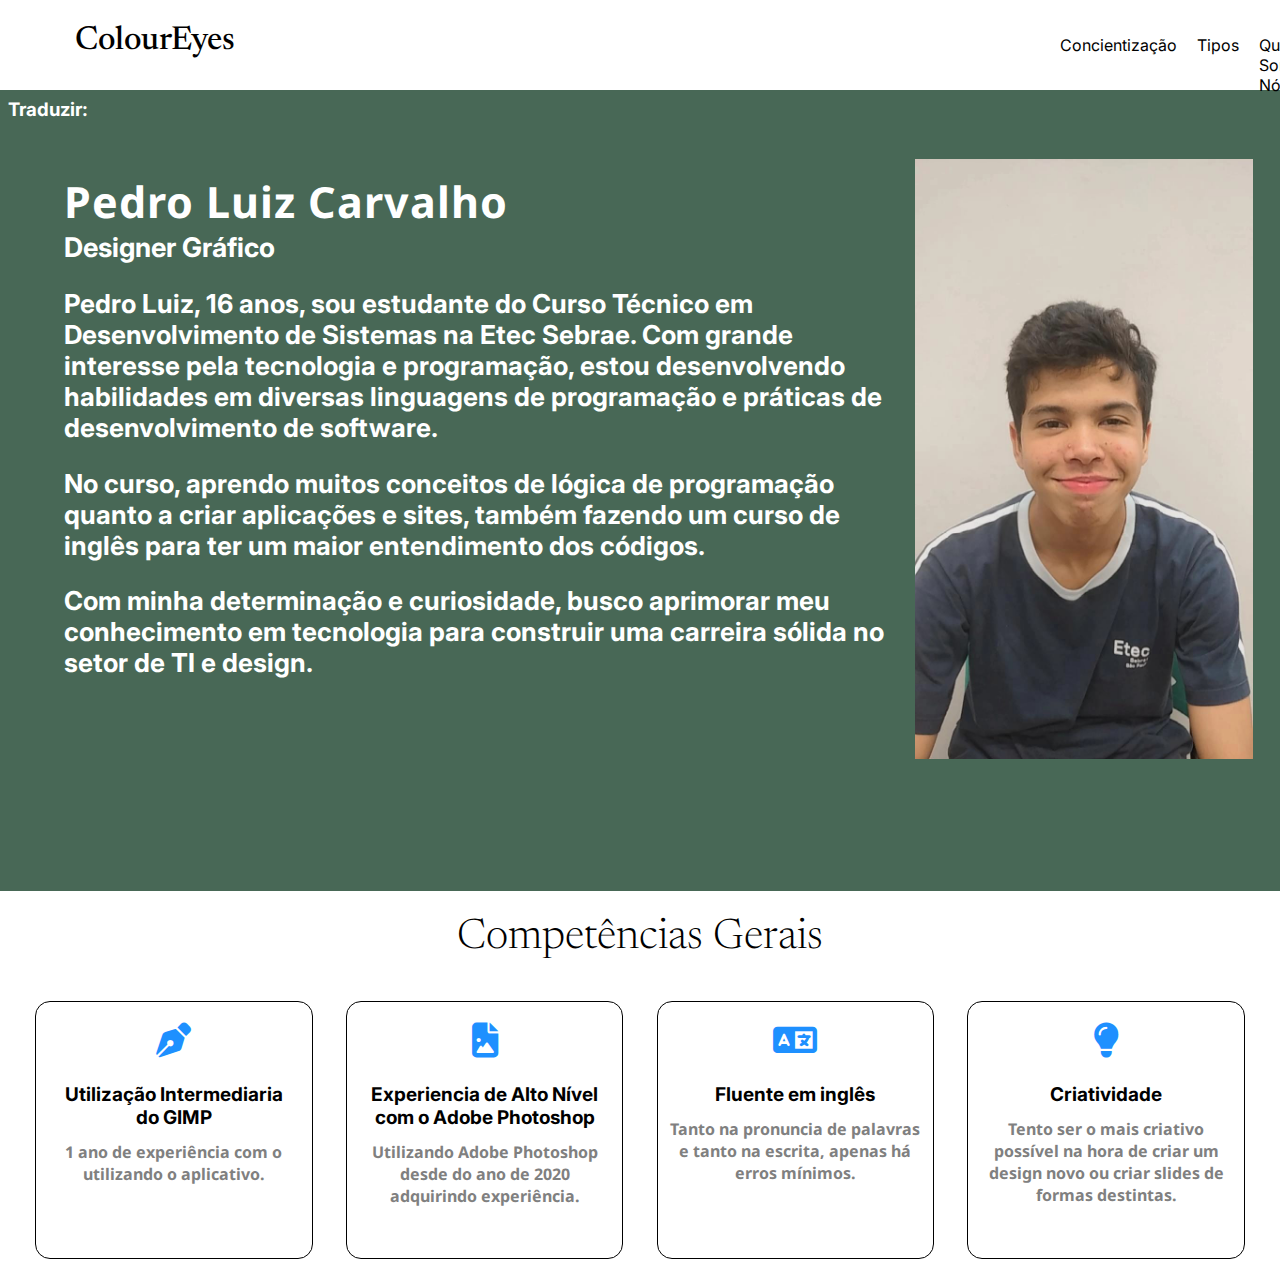
<file: HTML/nav-pages/dev-pages/Pedro.html>
<!DOCTYPE html>
<html lang="en">
<head>
    <meta charset="UTF-8">
    <meta name="viewport" content="width=device-width, initial-scale=1.0">
    <link rel="stylesheet" href="../../../CSS/Dev-Pags/style.css">
    <link rel="shortcut icon" href="../../../Img/Icons/icons8-vision-color-96.png" type="image/x-icon">
    <link rel="stylesheet" href="https://cdnjs.cloudflare.com/ajax/libs/font-awesome/6.6.0/css/all.min.css">
    <title>Pedro</title>
</head>
<body>
    <nav class="navbar">
        <h1 class="Page-Tittle">
            <a href="../../index.html" class="Page-link">ColourEyes</a>
        </h1>
        <ul>
            <li><a href="../conscientização.html" class="HyperLink">Concientização</a></li>
            <li><a href="../tipos.html" class="HyperLink">Tipos</a></li>
            <li><a href="../quemsomos.html" class="HyperLink">Quem Somos Nós?</a></li>
            <li><a href="../FAQ.html" class="HyperLink">FAQ</a></li>
        </ul>
    </nav>
    <h3 style="color: white; margin: 8px; font-family: Inter, sans-serif;">Traduzir:</h3>    
<div id="google_translate_element"></div>

<script type="text/javascript">
function googleTranslateElementInit() {
  new google.translate.TranslateElement({pageLanguage: 'pt-br'}, 'google_translate_element');
}
</script>

<script type="text/javascript" src="//translate.google.com/translate_a/element.js?cb=googleTranslateElementInit"></script>
</div>
    <section class="content-container"> 
        <div class="text-container">
            <h1 class="text-tittle text">Pedro Luiz Carvalho</h1>
            <h2 class="text-subtittle text">Designer Gráfico</h2>
            <h3 class="text-body text">Pedro Luiz, 16 anos, sou estudante do Curso Técnico em Desenvolvimento de Sistemas na Etec Sebrae. Com grande interesse pela tecnologia e programação, estou desenvolvendo habilidades em diversas linguagens de programação e práticas de desenvolvimento de software.</h3>
            <h3 class="text-body text">No curso, aprendo muitos conceitos de lógica de programação quanto a criar aplicações e sites, também fazendo um curso de inglês para ter um maior entendimento dos códigos.</h3>
            <h3 class="text-body text">Com minha determinação e curiosidade, busco aprimorar meu conhecimento em tecnologia para construir uma carreira sólida no setor de TI e design.</h3>
        </div>
        <img class="content-image" src="../../../Img/Devs/Pedro4.jpeg" alt="">
    </section>
    <div class="white-section">
        <h1 class="white-tittle">Competências Gerais</h1>
        <div class="card-container">
            <div class="card">
                <i class="fa-solid fa-pen-nib icon"></i>
                <h1 class="card-tittle">Utilização Intermediaria<br> do GIMP</h1>
                <h4 class="card-text">1 ano de experiência com o utilizando o aplicativo.</h4>
            </div>
            <div class="card">
                <i class="fa-solid fa-file-image icon"></i>
                <h1 class="card-tittle">Experiencia de Alto Nível <br>com o Adobe Photoshop</h1>
                <h4 class="card-text">Utilizando Adobe Photoshop desde do ano de 2020 adquirindo experiência.</h4>
            </div>
            <div class="card">
                <i class="fa-solid fa-language icon"></i>
                <h1 class="card-tittle">Fluente em inglês</h1>
                <h4 class="card-text">Tanto na pronuncia de palavras e tanto na escrita, apenas há erros mínimos.</h4>
            </div>
            <div class="card">
                <i class="fa-solid fa-lightbulb icon"></i>
                <h1 class="card-tittle">Criatividade</h1>
                <h4 class="card-text">Tento ser o mais criativo possível na hora de criar um design novo ou criar slides de formas destintas.</h4>
            </div>
        </div>
    </div>
</body>
</html>
</file>
<file: CSS/Quiz/Quiz-nav.css>
@import url('https://fonts.googleapis.com/css2?family=Inter:ital,opsz,wght@0,14..32,100..900;1,14..32,100..900&family=Newsreader:ital,opsz,wght@0,6..72,200..800;1,6..72,200..800&display=swap');
body {
    background-color: #486856;
    margin: 0;
}
* {
    padding: 0;
    margin-top: 0;
    margin: 0;
}
.navbar {
    position: relative;
    background-color: #ffffff;
    margin: 0;
    padding: 0;
    margin-top: 0;
    top: 0px;
    height: 90px;
    align-items: center;

}
.Page-Tittle {
    position: absolute;
    font-family: "Newsreader", sans-serif;
    font-weight: 500;
    font-size: 33px;
    top: 25px;
    left: 75px;
    z-index: 10;
}
.Page-link {
    color: #000000;
    text-decoration: none;
}
.HyperLink {
    font-family: "Inter", sans-serif;
    font-weight: 400;
    text-decoration: none;
    color: black;
}
.navbar ul {
    position: absolute;
    top: 25px;
    padding-left: 1050px;
    list-style-type: none;
    display: flex;
}
.navbar li {
    padding: 10px;
}
</file>
<file: CSS/Quiz/Quiz.css>
@import url('https://fonts.googleapis.com/css2?family=Inter:ital,opsz,wght@0,14..32,100..900;1,14..32,100..900&family=Newsreader:ital,opsz,wght@0,6..72,200..800;1,6..72,200..800&display=swap');
body {
    font-family: 'Inter', sans-serif;
    background-color: #486856;
    color: #333;
    text-align: center;
    margin: 0;
}

h1 {
    color: #ffffff;
    position: relative;
    top: 25px;
    font-size: 40px;
    letter-spacing: 1px;
}

.quiz-container {
    background: white;
    border-radius: 10px;
    box-shadow: 0 4px 10px rgba(0, 0, 0, 0.1);
    padding: 20px;
    margin: auto;
    max-width: 600px;
    position: relative;
    top: 40px;
}

input[type="text"] {
    padding: 10px;
    border: 1px solid #ccc;
    border-radius: 5px;
    width: 80%;
    max-width: 200px;
    font-size: 16px;
}

button {
    padding: 10px 15px;
    border: none;
    border-radius: 5px;
    background-color: #3498db;
    color: white;
    font-size: 16px;
    cursor: pointer;
    transition: background-color 0.3s;
}

button:hover {
    background-color: #2980b9;
}

.result {
    margin-top: 20px;
    font-weight: bold;
    font-size: 18px;
}

img {
    width: 100%;
    max-width: 300px;
    margin: 20px 0;
}

.popup {
    display: none;
    position: fixed;
    z-index: 1;
    left: 0;
    top: 0;
    width: 100%;
    height: 100%;
    overflow: auto;
    background-color: rgba(0,0,0,0.4); /* Arrumar por que esta torto qnd o teste finaliza */
    margin: 20px ;
    box-shadow: 100%;
}

.popup-content {
    background-color: #fefefe;
    margin: 10% auto;
    padding: 20px;
    border: 1px solid #888;
    width: 90%;
    max-width: 800px;
    text-align: center;
}

.close {
    color: #aaa;
    float: right;
    font-size: 28px;
    font-weight: bold;
}

.close:hover,
.close:focus {
    color: black;
    text-decoration: none;
    cursor: pointer;
}

#popup-title {
    font-size: 24px;
    margin-bottom: 20px;
    margin: 50px;

}

* {
    padding: 0;
    margin-top: 0;
    margin: 0;
}
.navbar {
    position: relative;
    background-color: #ffffff;
    margin: 0;
    padding: 0;
    margin-top: 0;
    top: 0px;
    height: 90px;
    align-items: center;

}
.Page-Tittle {
    position: absolute;
    font-family: "Newsreader", sans-serif;
    font-weight: 500;
    font-size: 33px;
    top: 25px;
    left: 75px;
}
.HyperLink {
    font-family: "Inter", sans-serif;
    font-weight: 400;
    text-decoration: none;
    color: black;
}
.navbar ul {
    position: absolute;
    top: 5px;
    padding-left: 1050px;
    list-style-type: none;
    display: flex;
    padding-top: 20px;
}
.navbar li {
    padding: 10px;
}
.text-container {
    position: relative;
    top: 90px;
    padding-left: 95px;

}
.body-text {
    font-family: "Newsreader", sans-serif;
    font-weight: 500;
    color: #ffffff;
}
.body-tittle {
    font-size: 45px;
    letter-spacing: 1px;
    margin-top: 25px;
}
.body-content {
    font-size: 30px;
    margin-top: 22px;
}
</file>
<file: CSS/Cards-Pags/cards.css>
@import url('https://fonts.googleapis.com/css2?family=Inter:ital,opsz,wght@0,14..32,100..900;1,14..32,100..900&family=Newsreader:ital,opsz,wght@0,6..72,200..800;1,6..72,200..800&display=swap');
body {
    margin: 0;
}
* {
    padding: 0;
    margin-top: 0;
    margin: 0;
}
.navbar {
    position: relative;
    background-color: #ffffff;
    margin: 0;
    padding: 0;
    margin-top: 0;
    top: 0px;
    height: 90px;
    align-items: center;

}
.Page-Tittle {
    position: relative;
    font-family: "Newsreader", sans-serif;
    font-weight: 500;
    font-size: 33px;
    top: 25px;
    padding-left: 75px;
    z-index: 10;
}
.Page-link {
    color: #000000;
    text-decoration: none;
}
.HyperLink {
    font-family: "Inter", sans-serif;
    font-weight: 400;
    text-decoration: none;
    color: black;
    display: block;
}
.navbar ul {
    position: relative;
    padding-left: 1050px;
    list-style-type: none;
    display: flex;
    top: -8px;
}
.navbar li {
    padding: 10px;
    z-index: 10;
}
.Page-tittle {
    position: relative;
    margin-top: 20px;
    text-align: center;
    color: #ffffff;
    font-size: 45px;
    font-family: "Newsreader", sans-serif;
    font-weight: 500;
    letter-spacing: 1.5px;
}

.body-text {
    font-family: "Newsreader", sans-serif;
    font-weight: 500;
    color: #ffffff;
}
.content-tittle {
    font-size: 45px;
    letter-spacing: 1px;
    margin-top: 45px;
}
.content-text {
    font-size: 32px;    
    margin-top: 22px;
}
.body-text-container {
    position: relative;
    margin-top: 60px;
    margin-left: 95px;
}
.white-section {
    width: 100%;
    position: relative;
    top: 200px;
    background-color: #ffffff;
    display: grid;
    place-items: center;
    min-height: 100vh;
}
.white-tittle {
    position: relative;
    font-family: "Newsreader", sans-serif;
    letter-spacing: 1px;
    font-size: 40px;
    font-weight: 500;
    text-align: center;
    top: 40px;
}
.slider-image {
    display: block;
    max-width: 100%;
}
.container {
    display: grid;
    place-content: center;
    position: relative;
    overflow: hidden;
    border-radius: 1rem;
    --position: 50%;
}
.image-container {
    position: relative;
    max-width: 800px;
    max-height: 90vh;
    aspect-ratio: 1/1;
}
.slider-image {
    width: 100%;
    height: 100%;
    object-fit: cover;
    object-position: left;
}
.image-default {
    position: absolute;
    inset: 0;
    width: var(--position);
}
.image-slider {
    position: absolute;
    inset: 0;
    cursor: pointer;
    width: 100%;
    height: 100%;
    opacity: 0;
    z-index: 100;
}
.slider-image:focus-visible ~ .slider-button {
    outline: 5px solid black;
    outline-offset: 3px;
}
.slider-line {
    position: absolute;
    inset: 0;
    width: 0.2rem;
    height: 100%;
    background-color: white;
    z-index: 10;
    left: var(--position);
    transform: translateX(-50%);
    pointer-events: none;
}
.slider-button {
    position: absolute;
    background-color: white;
    padding: .5rem;
    border-radius: 100vw;
    z-index: 10;
    display: grid;
    place-items: center;
    top: 50%;
    left: var(--position);
    transform: translate(-50%, -50%);
    pointer-events: none;
    box-shadow: 1px 1px 1px hsl(0, 50%, 2%, .5);
}
.white-sidetext {
    position: absolute;
    font-family: 'Inter',sans-serif;
    font-weight: 400;
    top: 375px;
    font-size: 34px;
}
.text-left {
    left: 290px;
}
.text-right {
    right: 200px;
}
</file>
<file: CSS/FAQ/style.css>
@import url('https://fonts.googleapis.com/css2?family=Inter:ital,opsz,wght@0,14..32,100..900;1,14..32,100..900&display=swap');
        body {
            font-family:"Inter", sans-serif;
            margin: 0;
            padding: 0;
            background-color: #f4f4f4;
        }
        .container {
            width: 80%;
            margin: auto;
            overflow: hidden;
            
        }
        header {
            background: #486856;
            color: #fff;
            padding-top: 30px;
            min-height: 70px;
            border-bottom: #fff 3px solid;
            text-align: center;
            font-family:"Inter", sans-serif;
        }
        header h1 {
            margin: 0;
            font-size: 24px;
        }
        .faq {
            background: #fff;
            padding: 20px;
            margin-top: 20px;
            border-radius: 5px;
            box-shadow: 0 0 10px rgba(0, 0, 0, 0.1);
        }
        .faq h2 {
            margin-top: 0;
        }
        .faq dt {
            font-weight: bold;
            margin-top: 10px;
        }
        .faq dd {
            margin: 0 0 10px 20px;
        }
        .neuro {
            background: #fff;
            padding: 20px;
            margin-top: 20px;
            border-radius: 5px;
            box-shadow: 0 0 10px rgba(0, 0, 0, 0.1);
        }
        .neuro h2 {
            margin-top: 0;
        }
        .neuro dt {
            font-weight: bold;
            margin-top: 10px;
        }
        .neuro dd {
            margin: 0 0 10px 20px;
        }

        .dalto {
            background: #fff;
            padding: 20px;
            margin-top: 20px;
            border-radius: 5px;
            box-shadow: 0 0 10px rgba(0, 0, 0, 0.1);
        }
        .dalto h2 {
            margin-top: 0;
        }
        .dalto dt {
            font-weight: bold;
            margin-top: 10px;
        }
        .dalto dd {
            margin: 0 0 10px 20px;
        }
.vid-container1 {
    display: flex;
    padding-top: 5%;
    position: relative;
    justify-content: center;
    align-items: center;
}
.video {
    display: inline;
    padding: 2%;
}
.vid-container2 {
    display: flex;
    justify-content: center;
    align-items: center;
}
.vid-text {
    font-size: 18px;
}
.div-video {
    padding: 2%;
}
</file>
<file: CSS/Nav-Pags/style.css>
@import url('https://fonts.googleapis.com/css2?family=Inter:ital,opsz,wght@0,14..32,100..900;1,14..32,100..900&family=Newsreader:ital,opsz,wght@0,6..72,200..800;1,6..72,200..800&display=swap');
body {
    background-color: #486856;
    margin: 0;
    font-family: 'Inter', sans-serif;
}
* {
    padding: 0;
    margin-top: 0;
    margin: 0;
}
.navbar {
    position: relative;
    background-color: #ffffff;
    margin: 0;
    padding: 0;
    margin-top: 0;
    top: 0px;
    height: 90px;
    align-items: center;

}
.Page-Tittle {
    position: absolute;
    font-family: "Newsreader", sans-serif;
    font-weight: 500;
    font-size: 33px;
    top: 25px;
    padding-left: 75px;
    z-index: 20;
}
.Page-link {
    color: #000000;
    text-decoration: none;
}
.HyperLink {
    font-family: "Inter", sans-serif;
    font-weight: 400;
    text-decoration: none;
    color: black;
    z-index: 10;
}
.navbar ul {
    position: absolute;
    top: 25px;
    padding-left: 1050px;
    list-style-type: none;
    display: flex;
    z-index: 10;
}
.navbar li {
    padding: 10px;
}
.container {
    width: 80%;
    margin: auto;
    overflow: hidden;
    
}
header {
    background: #486856;
    color: #fff;
    padding-top: 30px;
    min-height: 70px;   
    border-bottom: #fff 3px solid;
    text-align: center;
    font-family:"Inter", sans-serif;
}
header h1 {
    margin: 0;
    font-size: 24px;
}
.faq {
    background: #fff;
    padding: 20px;
    margin-top: 20px;
    border-radius: 5px;
}
.faq h2 {
    margin-top: 0;
}
.faq dt {
    font-weight: bold;
    margin-top: 10px;
}
.neuro {
    background: #fff;
    padding: 20px;
    margin-top: 20px;
    border-radius: 5px;
    box-shadow: 0 0 10px rgba(0, 0, 0, 0.1);
}
.neuro h2 {
    margin-top: 0;
}
.neuro dt {
    font-weight: bold;
    margin-top: 10px;
}
.neuro dd {
    margin: 0 0 10px 20px;
}

.dalto {
    background: #fff;
    padding: 20px;
    margin-top: 20px;
    border-radius: 5px;
    box-shadow: 0 0 10px rgba(0, 0, 0, 0.1);
    margin-bottom: 2%;
}
.dalto h2 {
    margin-top: 0;
}
.dalto dt {
    font-weight: bold;
    margin-top: 10px;
}
.dalto dd {
    margin: 0 0 10px 20px;
}
.card-tittle {
    padding: 5px;
    letter-spacing: 1px;
}
.card-description {
    padding: 15px;
}
.cardpage-tittle {
    font-family: "Inter", sans-serif;
}
.typepage-tittle {
    position: relative;
    color: #ffffff;
    font-size: 42px;
    font-family: 'Newsreader', sans-serif;
    text-align: center;
    padding-top: 50px;
    letter-spacing: 1px;
    font-weight: 500;
}
.typetext-container {
    font-size: 23px;
    position: relative;
    top: 50px;
    margin-left: 40px;
}
.typepage-text {
    color: #ffffff;
    padding: 15px;
    max-width: 900px;
    font-weight: 500;
}
.white-text {
    color: #000;
    font-family: 'Newsreader', sans-serif;
    text-align: center;
    font-weight: 300;
    padding-top: 40px;
    font-size: 40px;
}
.white-page {
    width: 100%;
    height: 650px;
    position: relative;
    background-color: #ffffff;
    top: 200px;
}
.whitepage-container {
    display: flex;
    flex-direction: row;
    position: relative;
    top: 70px;
    left: 0px;
    text-align: center;
}
.whitepage-card {
    width: 365px;
    height: 470px;
    margin-left: 12px;
    overflow: hidden;
    border-radius: 5px;
    box-shadow: 0 0 1px black;
    position: relative;
}
@keyframes mouseover {
    from {background-color: #ffffff;}
    to {background-color: #e8e8e8; top: -8.5px;}
}
.whitepage-card:hover {
    animation-name: mouseover;
    animation-duration: 0.45s;
    animation-fill-mode: forwards;
}
.card-image {
    width: 250px;
    height: 250px;
    border-radius: 150px;
    position: relative;
    margin-top: 20px;
}
.card-tittle {
    font-family: "Inter", sans-serif;
    font-size: 23px;
    margin-top: 8px;

    color: #000000;
}
.card-link {
    text-decoration: none;
}
.card-text {
    margin-left: 6px;
    margin-top: 15px;
    font-family: "Inter", sans-serif;
    color: #000000;
    max-width: 350px;
    font-weight: 500;
}
.tittle-container {
    padding: 50px;
    color: #ffffff;
    font-size: 21px;

}
.sub-tittle {
    padding: 15px;
    font-size: 18px;
}
.sub-text {
    font-size: 16.5px;
}
.dev-card {
    height: auto;
    width: 100%;
}
.dev-img {
    width: 180px;
    height: 270px;
    border-radius: 65px;
    display: inline-block;
    position: relative;
    top: 1px;
    padding-left: 1%;
}
.element-wrapper {
    position: relative;
    display: inline-block;
    top: 0px;
    left: 20px;
    padding-top: 20px;
}
.dev-name {
    font-size: 35px;
    letter-spacing: 1px;
    font-family: 'Noto Sans', sans-serif;
}
.dev-position {
    margin-bottom: 7px;
    margin-top: -5px;
}
.dev-desc {
    font-size: 19px;
}
.card-element {
    list-style: none;
    display: list-item;
    padding: 8px;
    color: #ffffff;
}
.button {
    margin-top: 10px;
    margin-bottom: 40px;
    font-weight: bold;
    padding: 20px;
    text-align: center;
    text-decoration: none;
    cursor: pointer;
    width: 160px;
    font-size: 23px;
    border-radius: 5px;
    background: transparent;
    color: white;
    border: solid 3.5px #1E90FF;
}
.button:hover {
    background: #1E90FF;
}
.side-container {
    position: absolute;
    color: #ffffff;
    margin-left: 67%;
    margin-top: 5%;
    max-width: 400px;
    text-align: center;
}
.sidetext-tittle {
    font-size: 35px;
    padding: 2%;
}
.sidetext-content { 
    font-size: 25px;
    font-weight: 500;
}
.page-img {
    width: 580px;
    height: 340px;
    position: absolute;
    margin-left: 58%;
    margin-top: -11%;
}
.video-container {
    display: flex;
    justify-content: center;
    align-items: center;
    padding-top: 8%;
}
.typepage-video {
    padding: 2%;
}
</file>
<file: CSS/Dev-Pags/style.css>
@import url('https://fonts.googleapis.com/css2?family=Inter:ital,opsz,wght@0,14..32,100..900;1,14..32,100..900&family=Newsreader:ital,opsz,wght@0,6..72,200..800;1,6..72,200..800&display=swap');
@import url('https://fonts.googleapis.com/css2?family=Noto+Sans:ital,wght@0,100..900;1,100..900&display=swap');
body {
    background-color: #486856;
    margin: 0;
    font-family: 'Inter', sans-serif;
}
* {
    padding: 0;
    margin-top: 0;
    margin: 0;
}
.navbar {
    position: relative;
    background-color: #ffffff;
    margin: 0;
    padding: 0;
    margin-top: 0;
    top: 0px;
    height: 90px;
    align-items: center;

}
.Page-Tittle {
    position: absolute;
    font-family: "Newsreader", sans-serif;
    font-weight: 500;
    font-size: 33px;
    top: 25px;
    padding-left: 75px;
    z-index: 20;
}
.Page-link {
    color: #000000;
    text-decoration: none;
}
.HyperLink {
    font-family: "Inter", sans-serif;
    font-weight: 400;
    text-decoration: none;
    color: black;
    z-index: 10;
}
.navbar ul {
    position: absolute;
    top: 25px;
    padding-left: 1050px;
    list-style-type: none;
    display: flex;
    z-index: 10;
}
.navbar li {
    padding: 10px;
}
.content-container {
    position: relative;
    margin-top: 3%;
    margin-left: 5%;
}
.content-image {
    max-width: 7000px;
    max-height: 600px;
    display: inline-block;
    padding-left: 70%;

}
.text-container {
    display: inline-block;
    margin-right: 5%;
    position: absolute;
    max-width: 820px;
    margin-top: 1%;
}
.text-tittle {
    font-family: 'Noto Sans', sans-serif;
    font-size: 43px;
    letter-spacing: 1px;
}
.text {
    color: #ffffff;
}
.text-subtittle {
    font-size: 27px;
}
.text-body {
    padding-top: 3%;
    font-size: 26px;
}
.white-section {
    background-color: #ffffff;
    width: 100%;
    height: auto;
    position: relative;
    margin-top: 10%;
}
.icon {
    padding-top: 3%;
    font-size: 35px;
    color: #1E90FF;
}
.card-container {
    position: relative;
    padding-top: 2%;
    display: flex;
    justify-content: center;
    align-items: center;
}
.card {
    display: inline-block;
    border: solid 1px #000000;
    border-radius: 15px;
    width: auto;
    height: 230px;
    text-align: center;
    padding: 1%;
    margin: 1.3%;
}
.card-tittle {
    font-size: 19px;
    padding-top: 10%;
}
.white-tittle {
    font-family: 'Newsreader', sans-serif;
    font-size: 42px;
    color: #000000;
    font-weight: 300;
    text-align: center;
    padding-top: 2%;
}
.card-text {
    padding-top: 5%;
    font-family: 'Noto Sans', sans-serif;
    color: #808080;
    max-width: 250px;
}
</file>
